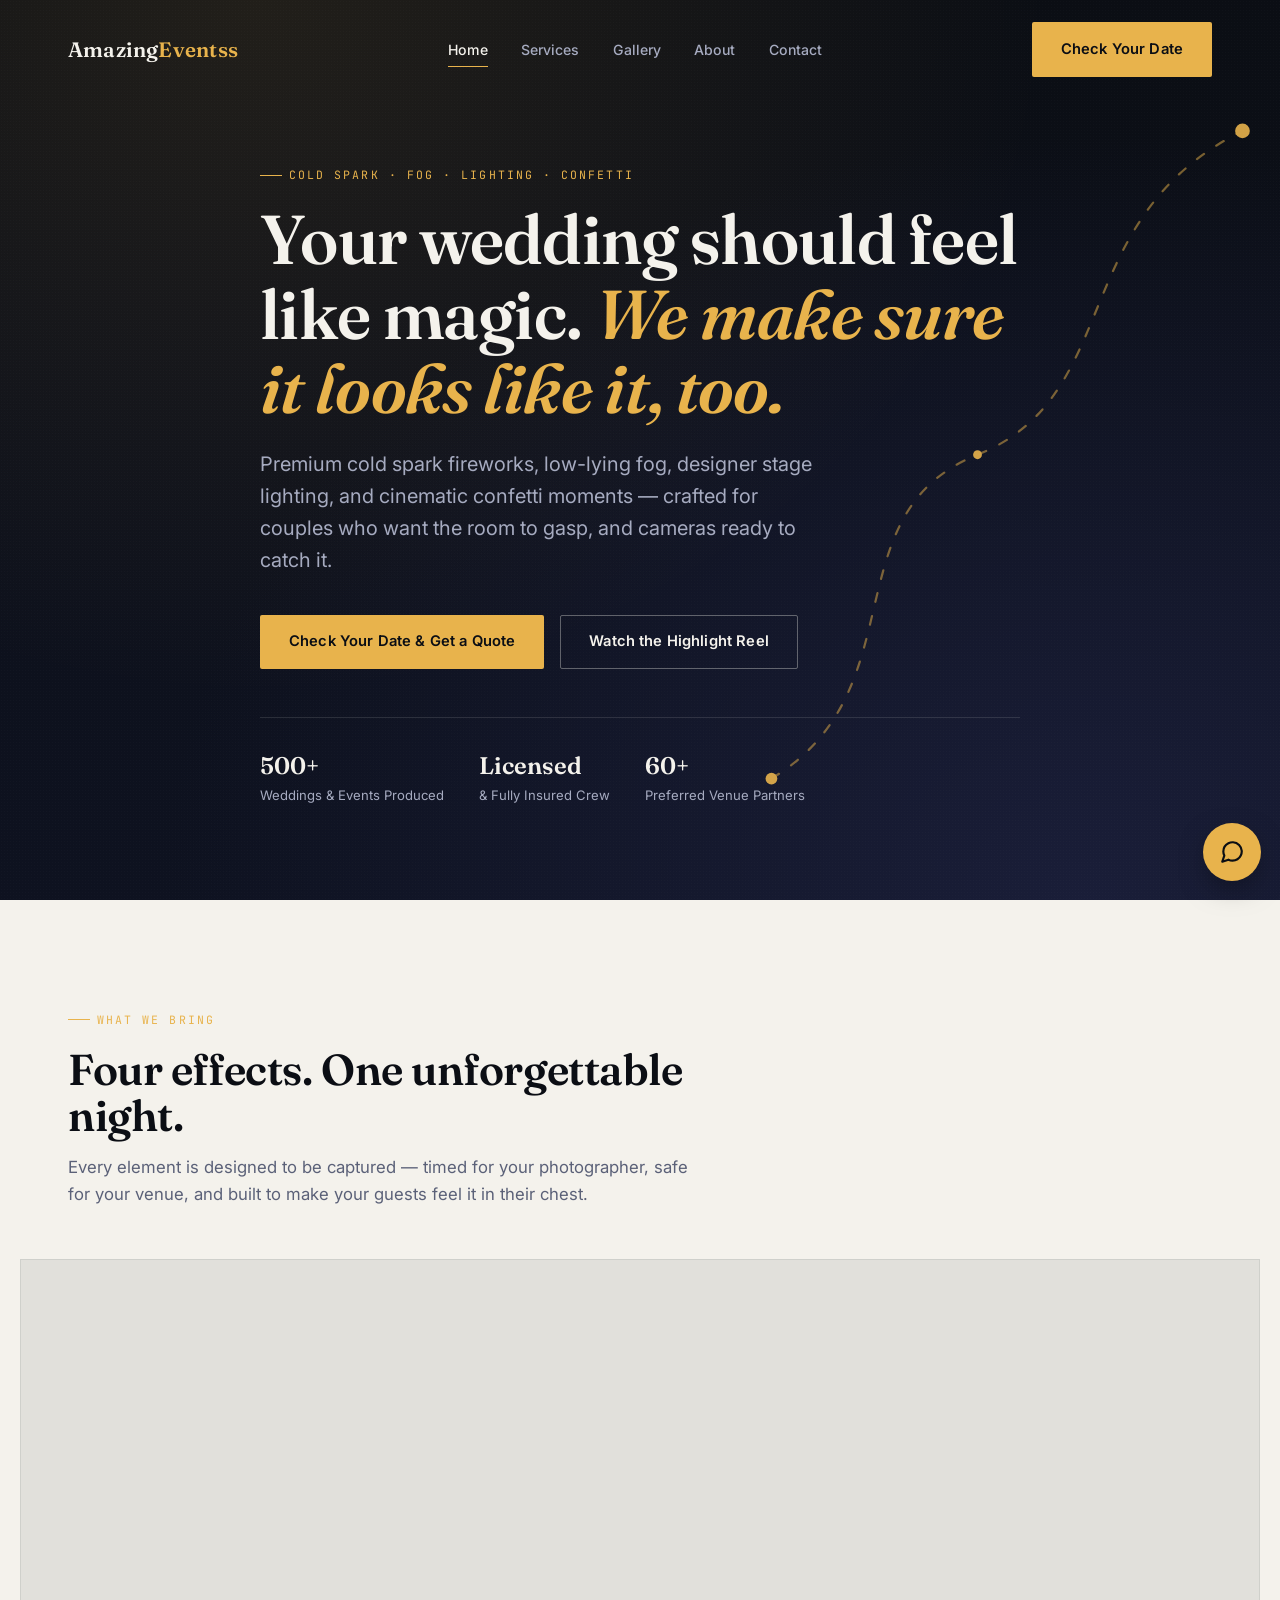
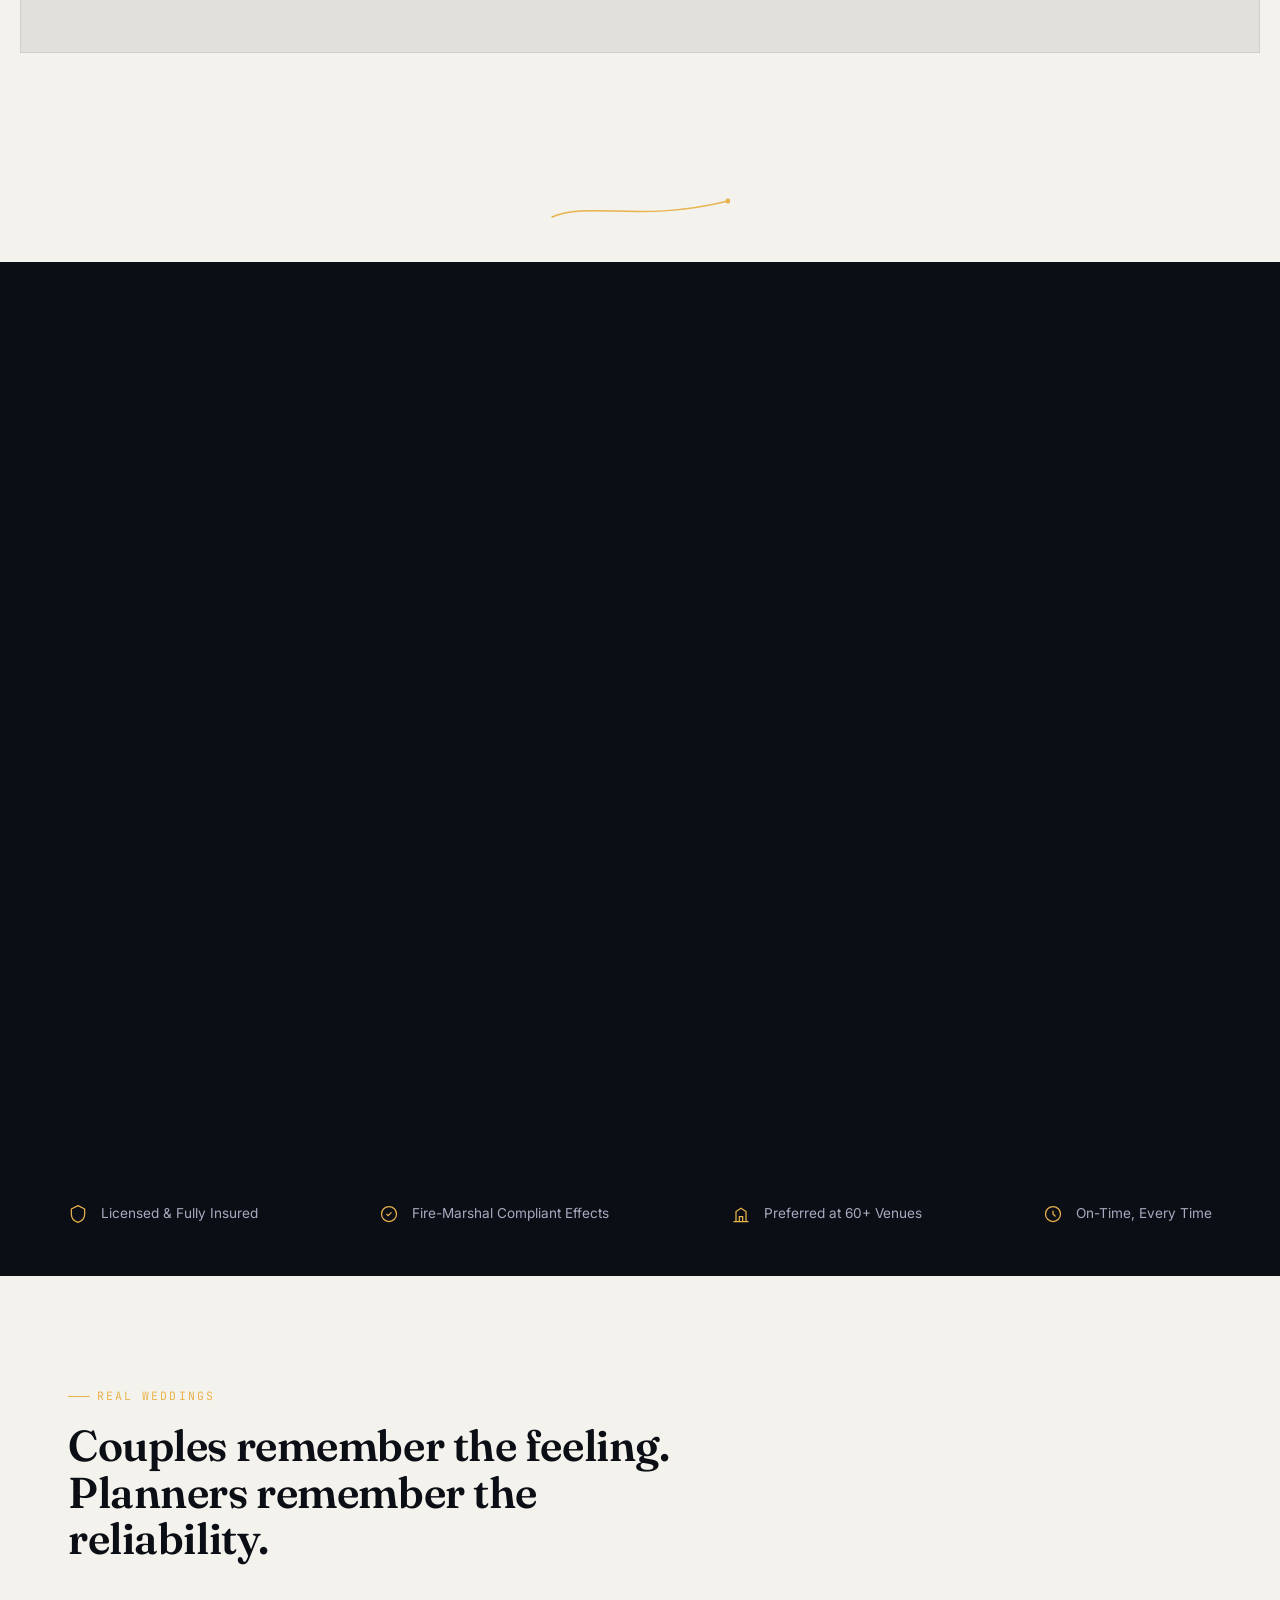
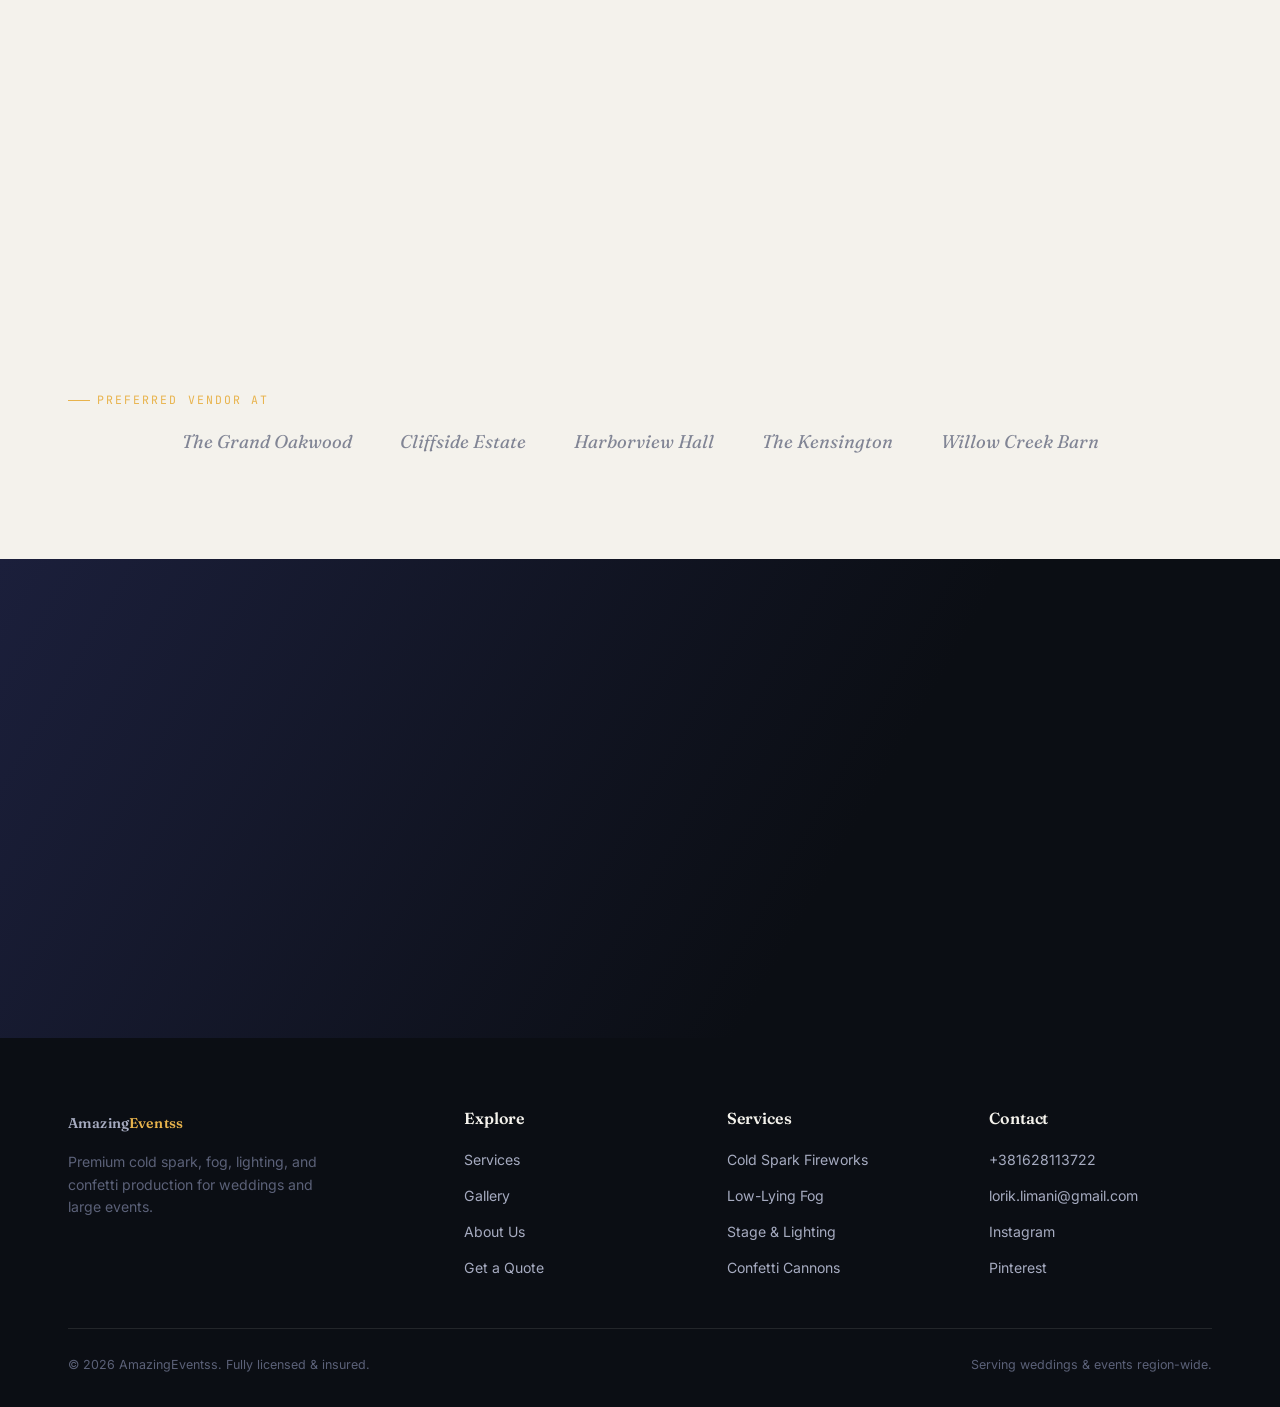
<file: index.html>
<!DOCTYPE html>
<html lang="en">
<head>
<meta charset="UTF-8">
<meta name="viewport" content="width=device-width, initial-scale=1.0">
<title>AmazingEventss — Premium Cold Spark, Fog &amp; Lighting for Weddings</title>
<meta name="description" content="Cold spark fireworks, low-lying fog, designer stage lighting, and confetti cannons for weddings and premium events. Licensed, insured, unforgettable.">

<!-- Fonts -->
<link rel="preconnect" href="https://fonts.googleapis.com">
<link href="https://fonts.googleapis.com/css2?family=Fraunces:ital,wght@0,500;0,600;1,500&family=Inter:wght@400;500;600;700&family=JetBrains+Mono:wght@400;500&display=swap" rel="stylesheet">

<!-- Bootstrap (grid + utilities only — visual design is custom) -->
<link href="https://cdn.jsdelivr.net/npm/bootstrap@5.3.3/dist/css/bootstrap.min.css" rel="stylesheet">

<!-- Site styles -->
<link rel="stylesheet" href="css/style.css">
</head>
<body>

<!-- =============================== NAVBAR =============================== -->
<nav class="ae-nav">
  <div class="container-wide">
    <a href="index.html" class="ae-brand">Amazing<span>Eventss</span></a>
    <ul class="ae-links" id="aeLinks">
      <li><a href="index.html" class="active">Home</a></li>
      <li><a href="services.html">Services</a></li>
      <li><a href="gallery.html">Gallery</a></li>
      <li><a href="about.html">About</a></li>
      <li><a href="contact.html">Contact</a></li>
    </ul>
    <div class="ae-nav-cta">
      <a href="contact.html" class="btn-spark d-none d-md-inline-flex">Check Your Date</a>
      <button class="ae-burger" id="aeBurger" aria-label="Toggle menu" aria-expanded="false">&#9776;</button>
    </div>
  </div>
</nav>

<!-- =============================== HERO =============================== -->
<header class="hero">
  <svg class="spark-trail" viewBox="0 0 400 500" xmlns="http://www.w3.org/2000/svg" aria-hidden="true">
    <path d="M20,480 C120,420 60,300 160,260 C260,220 220,100 340,40" />
    <circle class="ember" cx="20" cy="480" r="4"></circle>
    <circle class="ember" cx="160" cy="260" r="3" style="animation-delay:1.2s"></circle>
    <circle class="ember" cx="340" cy="40" r="5" style="animation-delay:2.4s"></circle>
  </svg>

  <div class="container-wide">
    <div class="hero-inner">
      <span class="eyebrow" id="heroEyebrow">Cold Spark · Fog · Lighting · Confetti</span>
      <h1><span id="heroHeadlineMain">Your wedding should feel like magic. </span><em id="heroHeadlineEmphasis">We make sure it looks like it, too.</em></h1>
      <p class="hero-sub" id="heroSubheadline">Premium cold spark fireworks, low-lying fog, designer stage lighting, and cinematic confetti moments — crafted for couples who want the room to gasp, and cameras ready to catch it.</p>
      <div class="hero-ctas">
        <a href="contact.html" class="btn-spark">Check Your Date &amp; Get a Quote</a>
        <a href="gallery.html" class="btn-ghost">Watch the Highlight Reel</a>
      </div>
      <div class="hero-trust">
        <div class="hero-trust-item"><strong id="statWeddings">500+</strong>Weddings &amp; Events Produced</div>
        <div class="hero-trust-item"><strong>Licensed</strong>&amp; Fully Insured Crew</div>
        <div class="hero-trust-item"><strong id="statVenues">60+</strong>Preferred Venue Partners</div>
      </div>
    </div>
  </div>
</header>

<!-- =============================== SERVICES TEASER =============================== -->
<section class="section-pad" id="services">
  <div class="container-wide">
    <div class="section-head">
      <span class="eyebrow">What We Bring</span>
      <h2>Four effects. One unforgettable night.</h2>
      <p>Every element is designed to be captured — timed for your photographer, safe for your venue, and built to make your guests feel it in their chest.</p>
    </div>
  </div>

  <div class="container-wide" style="padding:0;">
    <div class="svc-grid">

      <div class="svc-card reveal">
        <span class="num">01 / Sparkulars</span>
        <svg class="svc-icon" viewBox="0 0 24 24" fill="none" stroke="currentColor" stroke-width="1.5"><path d="M12 2v4M12 18v4M4.9 4.9l2.8 2.8M16.3 16.3l2.8 2.8M2 12h4M18 12h4M4.9 19.1l2.8-2.8M16.3 7.7l2.8-2.8" stroke-linecap="round"/></svg>
        <h3>Cold Spark Fireworks</h3>
        <p>Flame-free, smoke-free fountains of light for your grand exit or first dance — safe indoors, dramatic everywhere.</p>
        <a href="services.html#sparkulars" class="svc-link">See it in motion →</a>
      </div>

      <div class="svc-card reveal">
        <span class="num">02 / Dancing on the Clouds</span>
        <svg class="svc-icon" viewBox="0 0 24 24" fill="none" stroke="currentColor" stroke-width="1.5"><path d="M6 17a4 4 0 010-8 5 5 0 019.6-1.5A4.5 4.5 0 0118.5 17H6z" stroke-linecap="round" stroke-linejoin="round"/></svg>
        <h3>Low-Lying Fog</h3>
        <p>A rolling carpet of cloud across your dancefloor or lawn — your first dance, but floating.</p>
        <a href="services.html#fog" class="svc-link">See it in motion →</a>
      </div>

      <div class="svc-card reveal">
        <span class="num">03 / Stagecraft</span>
        <svg class="svc-icon" viewBox="0 0 24 24" fill="none" stroke="currentColor" stroke-width="1.5"><path d="M4 20V10l8-6 8 6v10M9 20v-6h6v6" stroke-linecap="round" stroke-linejoin="round"/></svg>
        <h3>Stage &amp; Dancefloor Lighting</h3>
        <p>Uplighting, monograms, and moving heads — designed to transform any venue into your venue.</p>
        <a href="services.html#lighting" class="svc-link">See it in motion →</a>
      </div>

      <div class="svc-card reveal">
        <span class="num">04 / Grand Finale</span>
        <svg class="svc-icon" viewBox="0 0 24 24" fill="none" stroke="currentColor" stroke-width="1.5"><circle cx="12" cy="12" r="1.4"/><circle cx="6" cy="7" r="1.2"/><circle cx="18" cy="8" r="1"/><circle cx="16" cy="17" r="1.3"/><circle cx="7" cy="16" r="1"/></svg>
        <h3>Confetti &amp; FX Cannons</h3>
        <p>The freeze-frame moment — a burst of color timed perfectly to your recessional or first kiss.</p>
        <a href="services.html#confetti" class="svc-link">See it in motion →</a>
      </div>

    </div>
  </div>
</section>

<div class="spark-divider" aria-hidden="true">
  <svg viewBox="0 0 180 24"><path d="M2,20 C40,4 90,26 178,4"/><circle cx="178" cy="4" r="2.5"/></svg>
</div>

<!-- =============================== FEATURE QUOTE / VIDEO MOMENT =============================== -->
<section class="on-dark section-pad">
  <div class="container-wide">
    <div class="row align-items-center g-5">
      <div class="col-lg-6 reveal center">
    <div class="media-frame reveal">
      <img src="images/img2.jpg" alt="Cold spark exit with low fog at a wedding reception">
    </div>
      </div>
      <div class="col-lg-6 reveal">
        <span class="eyebrow">The Moment</span>
        <h2 class="font-display" style="font-size:clamp(1.8rem,3vw,2.4rem); font-style:italic;">"There's a two-second window where every phone in the room comes up at once. That's the moment we build for."</h2>
        <p style="color:var(--stone); margin-top:1.4rem;">Our team designs every effect around your timeline — walking down the aisle, first dance, last song — so the biggest visual moment of the night lands exactly when your photographer and guests are ready for it.</p>
      </div>
    </div>
  </div>
</section>

<!-- =============================== TRUST STRIP =============================== -->
<section class="trust-strip">
  <div class="container-wide">
    <div class="trust-item"><svg viewBox="0 0 24 24" fill="none" stroke="currentColor" stroke-width="1.5"><path d="M12 2l8 4v6c0 5-3.5 8.5-8 10-4.5-1.5-8-5-8-10V6l8-4z" stroke-linejoin="round"/></svg>Licensed &amp; Fully Insured</div>
    <div class="trust-item"><svg viewBox="0 0 24 24" fill="none" stroke="currentColor" stroke-width="1.5"><path d="M9 12l2 2 4-4M21 12a9 9 0 11-18 0 9 9 0 0118 0z"/></svg>Fire-Marshal Compliant Effects</div>
    <div class="trust-item"><svg viewBox="0 0 24 24" fill="none" stroke="currentColor" stroke-width="1.5"><path d="M3 21h18M6 21V9l6-4 6 4v12M10 21v-6h4v6"/></svg>Preferred at 60+ Venues</div>
    <div class="trust-item"><svg viewBox="0 0 24 24" fill="none" stroke="currentColor" stroke-width="1.5"><path d="M12 8v4l3 3M21 12a9 9 0 11-18 0 9 9 0 0118 0z"/></svg>On-Time, Every Time</div>
  </div>
</section>

<!-- =============================== TESTIMONIALS =============================== -->
<section class="section-pad">
  <div class="container-wide">
    <div class="section-head">
      <span class="eyebrow">Real Weddings</span>
      <h2>Couples remember the feeling. Planners remember the reliability.</h2>
    </div>
    <div class="row g-4" id="testimonialsRow">
      <!-- Populated from data/testimonials.json via js/script.js — edit content in /admin -->
      <div class="col-md-4 reveal">
        <div class="testi-card">
          <p class="quote">"Our guests are still talking about the fog rolling across the dancefloor. It looked like something out of a film."</p>
          <div class="testi-name">Elena &amp; Marcus</div>
          <div class="testi-role">Married at The Grand Oakwood, June 2026</div>
        </div>
      </div>
    </div>
  </div>
</section>

<!-- =============================== VENUE LOGOS =============================== -->
<section class="section-pad" style="padding-top:0;">
  <div class="container-wide">
    <p class="eyebrow" style="justify-content:center;">Preferred Vendor At</p>
    <div class="logo-strip" id="venuePartners">
      <span>The Grand Oakwood</span>
      <span>Cliffside Estate</span>
      <span>Harborview Hall</span>
      <span>The Kensington</span>
      <span>Willow Creek Barn</span>
    </div>
  </div>
</section>

<!-- =============================== FINAL CTA =============================== -->
<section class="cta-banner">
  <div class="container-wide">
    <div class="row g-5 align-items-center">
      <div class="col-lg-6 reveal">
        <span class="eyebrow">Dates Book Fast</span>
        <h2>Let's find out if we're free on your date.</h2>
        <p style="color:var(--stone); margin-top:1rem; max-width:460px;">We take on a limited number of weddings each weekend to make sure every event gets our full production team. Tell us your date and we'll confirm availability within one business day.</p>
      </div>
      <div class="col-lg-6 reveal">
        <form class="mini-form" onsubmit="event.preventDefault(); window.location.href='contact.html';">
          <div>
            <label for="mfDate">Event date</label>
            <input class="form-control" type="date" id="mfDate" required>
          </div>
          <div>
            <label for="mfType">Event type</label>
            <select class="form-select" id="mfType">
              <option>Wedding</option>
              <option>Corporate Event</option>
              <option>Private Party</option>
              <option>Other</option>
            </select>
          </div>
          <button class="btn-spark" type="submit">Continue to Quote →</button>
        </form>
      </div>
    </div>
  </div>
</section>

<!-- =============================== FOOTER =============================== -->
<footer class="ae-footer">
  <div class="container-wide">
    <div class="footer-cols">
      <div>
        <a href="index.html" class="ae-brand" style="display:inline-block; margin-bottom:1rem;">Amazing<span>Eventss</span></a>
        <p style="max-width:280px; font-size:.88rem;">Premium cold spark, fog, lighting, and confetti production for weddings and large events.</p>
      </div>
      <div>
        <h4>Explore</h4>
        <ul>
          <li><a href="services.html">Services</a></li>
          <li><a href="gallery.html">Gallery</a></li>
          <li><a href="about.html">About Us</a></li>
          <li><a href="contact.html">Get a Quote</a></li>
        </ul>
      </div>
      <div>
        <h4>Services</h4>
        <ul>
          <li><a href="services.html#sparkulars">Cold Spark Fireworks</a></li>
          <li><a href="services.html#fog">Low-Lying Fog</a></li>
          <li><a href="services.html#lighting">Stage &amp; Lighting</a></li>
          <li><a href="services.html#confetti">Confetti Cannons</a></li>
        </ul>
      </div>
      <div>
        <h4>Contact</h4>
        <ul>
          <li><a href="tel:+381628113722" data-site="phone-link"><span data-site="phone-text">+381628113722</span></a></li>
          <li><a href="mailto:lorik.limani@gmail.com" data-site="email-link"><span data-site="email-text">lorik.limani@gmail.com</span></a></li>
          <li><a href="#" data-site="instagram-link">Instagram</a></li>
          <li><a href="#" data-site="pinterest-link">Pinterest</a></li>
        </ul>
      </div>
    </div>
    <div class="footer-bottom">
      <span>© 2026 AmazingEventss. Fully licensed &amp; insured.</span>
      <span>Serving weddings &amp; events region-wide.</span>
    </div>
  </div>
</footer>

<!-- Sticky mobile CTA -->
<div class="sticky-cta">
  <span>Ready to make it magic?</span>
  <a href="contact.html" class="btn-spark">Get a Quote</a>
</div>

<!-- ============ AI CHAT WIDGET ============ -->
<div class="chat-widget" id="chatWidget">
  <button class="chat-toggle" id="chatToggle" aria-label="Open chat">
    <svg class="icon-chat" viewBox="0 0 24 24" fill="none" stroke="currentColor" stroke-width="2"><path d="M21 11.5a8.38 8.38 0 01-.9 3.8 8.5 8.5 0 01-7.6 4.7 8.38 8.38 0 01-3.8-.9L3 21l1.9-5.7a8.38 8.38 0 01-.9-3.8 8.5 8.5 0 014.7-7.6 8.38 8.38 0 013.8-.9h.5a8.48 8.48 0 018 8v.5z" stroke-linecap="round" stroke-linejoin="round"/></svg>
    <svg class="icon-close" viewBox="0 0 24 24" fill="none" stroke="currentColor" stroke-width="2"><path d="M18 6L6 18M6 6l12 12" stroke-linecap="round" stroke-linejoin="round"/></svg>
  </button>
  <div class="chat-panel" id="chatPanel">
    <div class="chat-header">
      <div>
        <strong>AmazingEventss</strong>
        <span>Ask us about our effects</span>
      </div>
      <button class="chat-close" id="chatClose" aria-label="Close chat">&times;</button>
    </div>
    <div class="chat-messages" id="chatMessages"></div>
    <form class="chat-input-row" id="chatForm">
      <input type="text" id="chatInput" placeholder="Type your question..." autocomplete="off" maxlength="500">
      <button type="submit" class="chat-send" aria-label="Send">&rarr;</button>
    </form>
  </div>
</div>

<script src="https://cdn.jsdelivr.net/npm/bootstrap@5.3.3/dist/js/bootstrap.bundle.min.js"></script>
<script src="js/script.js"></script>
<script src="js/chatbot.js"></script>
</body>
</html>
</file>
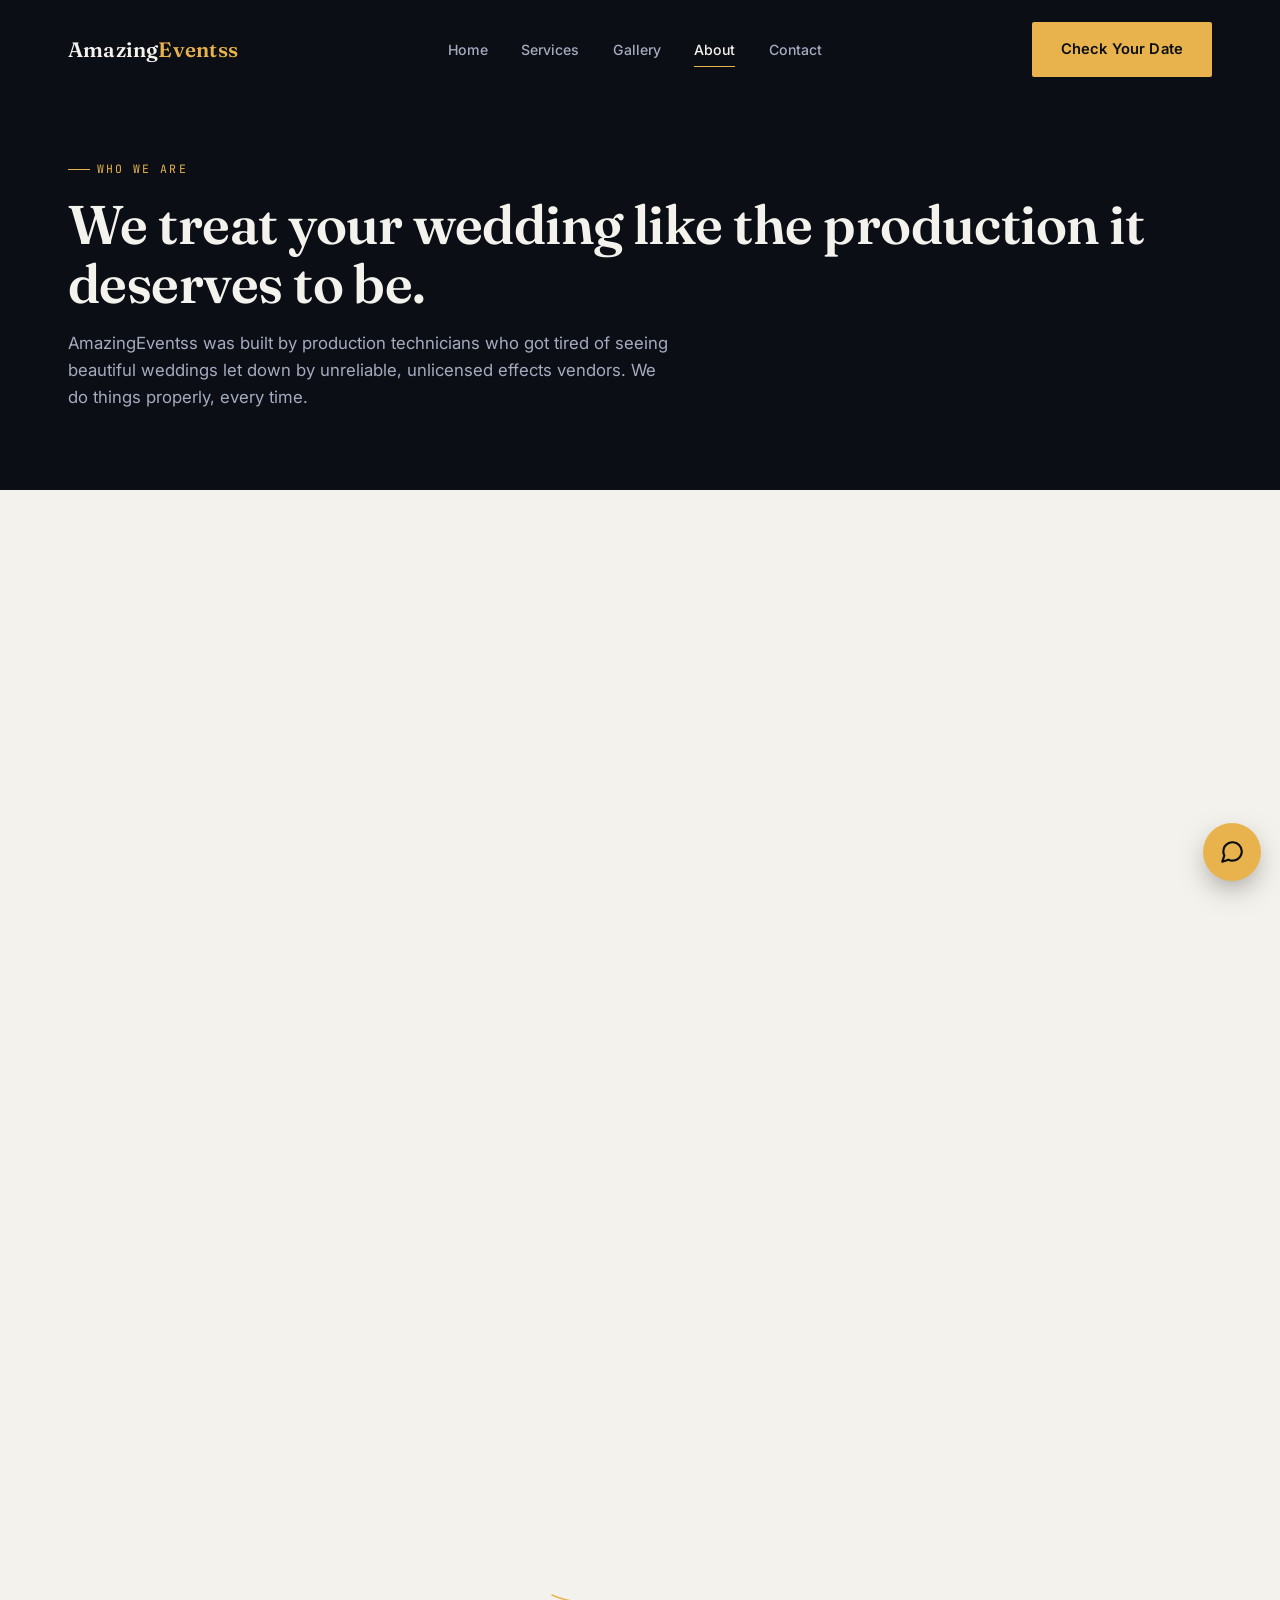
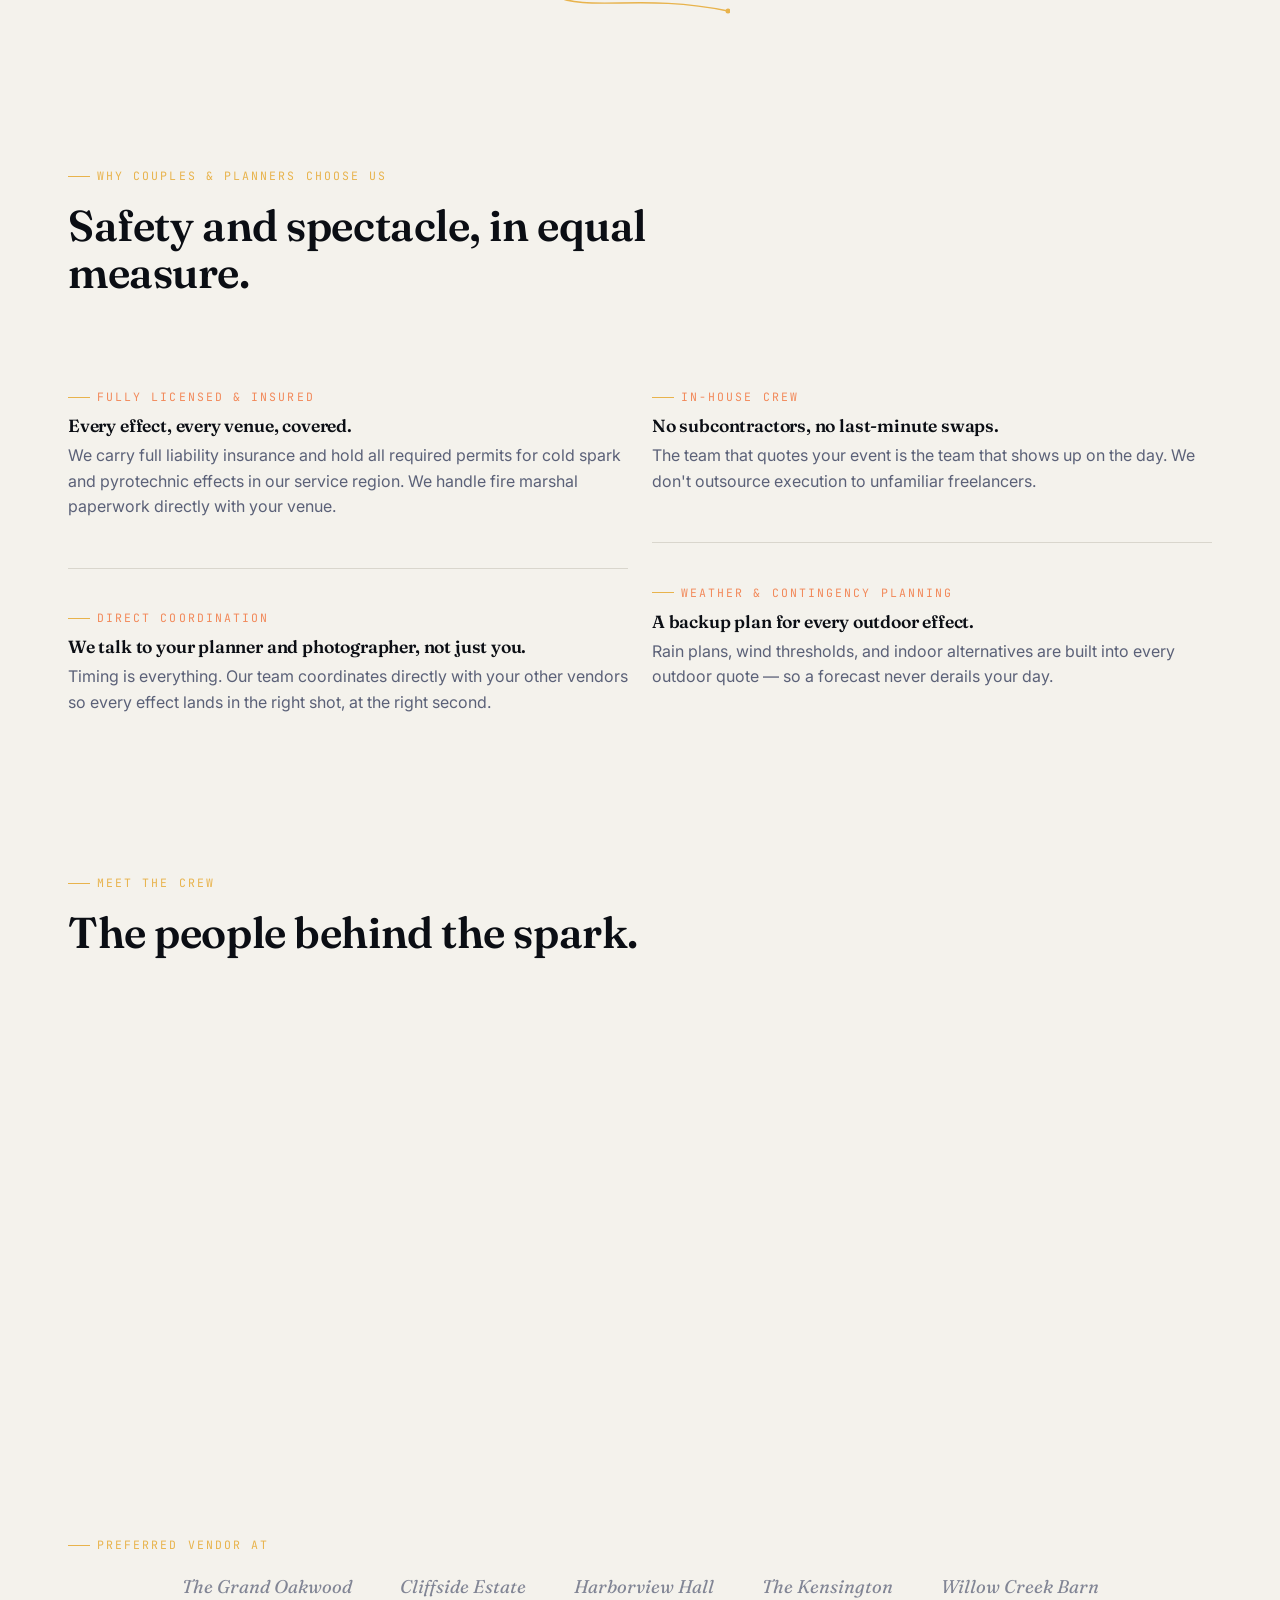
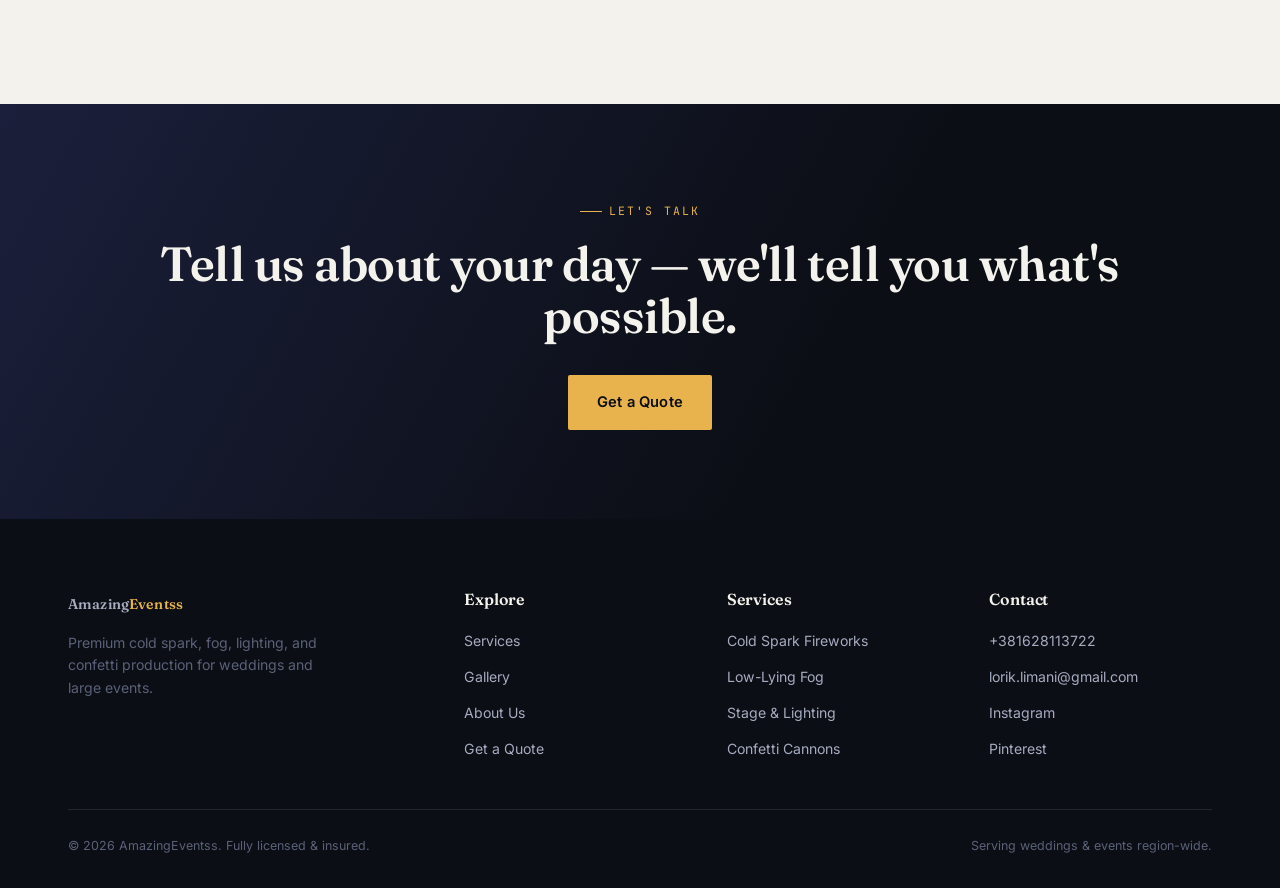
<file: about.html>
<!DOCTYPE html>
<html lang="en">
<head>
<meta charset="UTF-8">
<meta name="viewport" content="width=device-width, initial-scale=1.0">
<title>About Us — Licensed, Insured &amp; Experienced | AmazingEventss</title>
<meta name="description" content="Meet the team behind AmazingEventss — licensed and insured specialists in cold spark, fog, lighting, and confetti effects for weddings and events.">

<link rel="preconnect" href="https://fonts.googleapis.com">
<link href="https://fonts.googleapis.com/css2?family=Fraunces:ital,wght@0,500;0,600;1,500&family=Inter:wght@400;500;600;700&family=JetBrains+Mono:wght@400;500&display=swap" rel="stylesheet">
<link href="https://cdn.jsdelivr.net/npm/bootstrap@5.3.3/dist/css/bootstrap.min.css" rel="stylesheet">
<link rel="stylesheet" href="css/style.css">
</head>
<body>

<nav class="ae-nav">
  <div class="container-wide">
    <a href="index.html" class="ae-brand">Amazing<span>Eventss</span></a>
    <ul class="ae-links" id="aeLinks">
      <li><a href="index.html">Home</a></li>
      <li><a href="services.html">Services</a></li>
      <li><a href="gallery.html">Gallery</a></li>
      <li><a href="about.html" class="active">About</a></li>
      <li><a href="contact.html">Contact</a></li>
    </ul>
    <div class="ae-nav-cta">
      <a href="contact.html" class="btn-spark d-none d-md-inline-flex">Check Your Date</a>
      <button class="ae-burger" id="aeBurger" aria-label="Toggle menu" aria-expanded="false">&#9776;</button>
    </div>
  </div>
</nav>

<header class="page-header">
  <div class="container-wide">
    <span class="eyebrow">Who We Are</span>
    <h1>We treat your wedding like the production it deserves to be.</h1>
    <p>AmazingEventss was built by production technicians who got tired of seeing beautiful weddings let down by unreliable, unlicensed effects vendors. We do things properly, every time.</p>
  </div>
</header>

<!-- =============================== STORY =============================== -->
<section class="section-pad">
  <div class="container-wide">
    <div class="feature-row">
      <div class="feature-media reveal">
        <div class="media-frame">
          <span class="media-tag">Our Crew</span>
          <div class="media-caption">Replace with: candid photo of your team rigging lighting or fog equipment on-site.</div>
        </div>
      </div>
      <div class="reveal">
        <span class="eyebrow">Our Story</span>
        <h2>From stage production to the biggest day of your life.</h2>
        <p>AmazingEventss started with a simple frustration: couples were paying premium prices for effects vendors who showed up late, skipped venue paperwork, or delivered a fraction of what was promised. We came from concert and theatrical production — where a missed cue isn't an option — and brought that discipline to weddings and private events.</p>
        <p style="margin-top:1rem;">Today, our team designs, permits, and operates every effect in-house. No subcontractors, no surprises — just the same crew from your first consultation to your last spark.</p>
      </div>
    </div>
  </div>
</section>

<div class="spark-divider" aria-hidden="true">
  <svg viewBox="0 0 180 24"><path d="M2,4 C40,22 90,2 178,20"/><circle cx="178" cy="20" r="2.5"/></svg>
</div>

<!-- =============================== VALUES =============================== -->
<section class="section-pad">
  <div class="container-wide">
    <div class="section-head">
      <span class="eyebrow">Why Couples &amp; Planners Choose Us</span>
      <h2>Safety and spectacle, in equal measure.</h2>
    </div>
    <div class="row">
      <div class="col-md-6">
        <div class="value-card">
          <span class="eyebrow">Fully Licensed &amp; Insured</span>
          <h3 style="font-size:1.1rem;">Every effect, every venue, covered.</h3>
          <p>We carry full liability insurance and hold all required permits for cold spark and pyrotechnic effects in our service region. We handle fire marshal paperwork directly with your venue.</p>
        </div>
        <div class="value-card">
          <span class="eyebrow">Direct Coordination</span>
          <h3 style="font-size:1.1rem;">We talk to your planner and photographer, not just you.</h3>
          <p>Timing is everything. Our team coordinates directly with your other vendors so every effect lands in the right shot, at the right second.</p>
        </div>
      </div>
      <div class="col-md-6">
        <div class="value-card">
          <span class="eyebrow">In-House Crew</span>
          <h3 style="font-size:1.1rem;">No subcontractors, no last-minute swaps.</h3>
          <p>The team that quotes your event is the team that shows up on the day. We don't outsource execution to unfamiliar freelancers.</p>
        </div>
        <div class="value-card">
          <span class="eyebrow">Weather &amp; Contingency Planning</span>
          <h3 style="font-size:1.1rem;">A backup plan for every outdoor effect.</h3>
          <p>Rain plans, wind thresholds, and indoor alternatives are built into every outdoor quote — so a forecast never derails your day.</p>
        </div>
      </div>
    </div>
  </div>
</section>

<!-- =============================== TEAM =============================== -->
<section class="section-pad" style="padding-top:0;">
  <div class="container-wide">
    <div class="section-head">
      <span class="eyebrow">Meet the Crew</span>
      <h2>The people behind the spark.</h2>
    </div>
    <div class="team-grid">
      <div class="team-card reveal">
        <div class="media-frame"><span class="media-tag">Photo</span></div>
        <h4>Founder &amp; Lead Producer</h4>
        <span>15+ years in live production</span>
      </div>
      <div class="team-card reveal">
        <div class="media-frame"><span class="media-tag">Photo</span></div>
        <h4>Pyrotechnics Lead</h4>
        <span>Licensed cold spark operator</span>
      </div>
      <div class="team-card reveal">
        <div class="media-frame"><span class="media-tag">Photo</span></div>
        <h4>Lighting Designer</h4>
        <span>Concert &amp; stage lighting background</span>
      </div>
      <div class="team-card reveal">
        <div class="media-frame"><span class="media-tag">Photo</span></div>
        <h4>Client Experience Lead</h4>
        <span>Your point of contact, start to finish</span>
      </div>
    </div>
  </div>
</section>

<!-- =============================== VENUE PARTNERS =============================== -->
<section class="section-pad" style="padding-top:0;">
  <div class="container-wide">
    <p class="eyebrow" style="justify-content:center;">Preferred Vendor At</p>
    <div class="logo-strip">
      <span>The Grand Oakwood</span>
      <span>Cliffside Estate</span>
      <span>Harborview Hall</span>
      <span>The Kensington</span>
      <span>Willow Creek Barn</span>
    </div>
  </div>
</section>

<section class="cta-banner">
  <div class="container-wide text-center">
    <span class="eyebrow" style="justify-content:center;">Let's Talk</span>
    <h2 style="max-width:none;">Tell us about your day — we'll tell you what's possible.</h2>
    <a href="contact.html" class="btn-spark" style="margin-top:1.6rem;">Get a Quote</a>
  </div>
</section>

<footer class="ae-footer">
  <div class="container-wide">
    <div class="footer-cols">
      <div>
        <a href="index.html" class="ae-brand" style="display:inline-block; margin-bottom:1rem;">Amazing<span>Eventss</span></a>
        <p style="max-width:280px; font-size:.88rem;">Premium cold spark, fog, lighting, and confetti production for weddings and large events.</p>
      </div>
      <div>
        <h4>Explore</h4>
        <ul>
          <li><a href="services.html">Services</a></li>
          <li><a href="gallery.html">Gallery</a></li>
          <li><a href="about.html">About Us</a></li>
          <li><a href="contact.html">Get a Quote</a></li>
        </ul>
      </div>
      <div>
        <h4>Services</h4>
        <ul>
          <li><a href="services.html#sparkulars">Cold Spark Fireworks</a></li>
          <li><a href="services.html#fog">Low-Lying Fog</a></li>
          <li><a href="services.html#lighting">Stage &amp; Lighting</a></li>
          <li><a href="services.html#confetti">Confetti Cannons</a></li>
        </ul>
      </div>
      <div>
        <h4>Contact</h4>
        <ul>
          <li><a href="tel:+381628113722" data-site="phone-link"><span data-site="phone-text">+381628113722</span></a></li>
          <li><a href="mailto:lorik.limani@gmail.com" data-site="email-link"><span data-site="email-text">lorik.limani@gmail.com</span></a></li>
          <li><a href="#" data-site="instagram-link">Instagram</a></li>
          <li><a href="#" data-site="pinterest-link">Pinterest</a></li>
        </ul>
      </div>
    </div>
    <div class="footer-bottom">
      <span>© 2026 AmazingEventss. Fully licensed &amp; insured.</span>
      <span>Serving weddings &amp; events region-wide.</span>
    </div>
  </div>
</footer>

<div class="sticky-cta">
  <span>Ready to make it magic?</span>
  <a href="contact.html" class="btn-spark">Get a Quote</a>
</div>

<!-- ============ AI CHAT WIDGET ============ -->
<div class="chat-widget" id="chatWidget">
  <button class="chat-toggle" id="chatToggle" aria-label="Open chat">
    <svg class="icon-chat" viewBox="0 0 24 24" fill="none" stroke="currentColor" stroke-width="2"><path d="M21 11.5a8.38 8.38 0 01-.9 3.8 8.5 8.5 0 01-7.6 4.7 8.38 8.38 0 01-3.8-.9L3 21l1.9-5.7a8.38 8.38 0 01-.9-3.8 8.5 8.5 0 014.7-7.6 8.38 8.38 0 013.8-.9h.5a8.48 8.48 0 018 8v.5z" stroke-linecap="round" stroke-linejoin="round"/></svg>
    <svg class="icon-close" viewBox="0 0 24 24" fill="none" stroke="currentColor" stroke-width="2"><path d="M18 6L6 18M6 6l12 12" stroke-linecap="round" stroke-linejoin="round"/></svg>
  </button>
  <div class="chat-panel" id="chatPanel">
    <div class="chat-header">
      <div>
        <strong>AmazingEventss</strong>
        <span>Ask us about our effects</span>
      </div>
      <button class="chat-close" id="chatClose" aria-label="Close chat">&times;</button>
    </div>
    <div class="chat-messages" id="chatMessages"></div>
    <form class="chat-input-row" id="chatForm">
      <input type="text" id="chatInput" placeholder="Type your question..." autocomplete="off" maxlength="500">
      <button type="submit" class="chat-send" aria-label="Send">&rarr;</button>
    </form>
  </div>
</div>

<script src="https://cdn.jsdelivr.net/npm/bootstrap@5.3.3/dist/js/bootstrap.bundle.min.js"></script>
<script src="js/script.js"></script>
<script src="js/chatbot.js"></script>
</body>
</html>
</file>
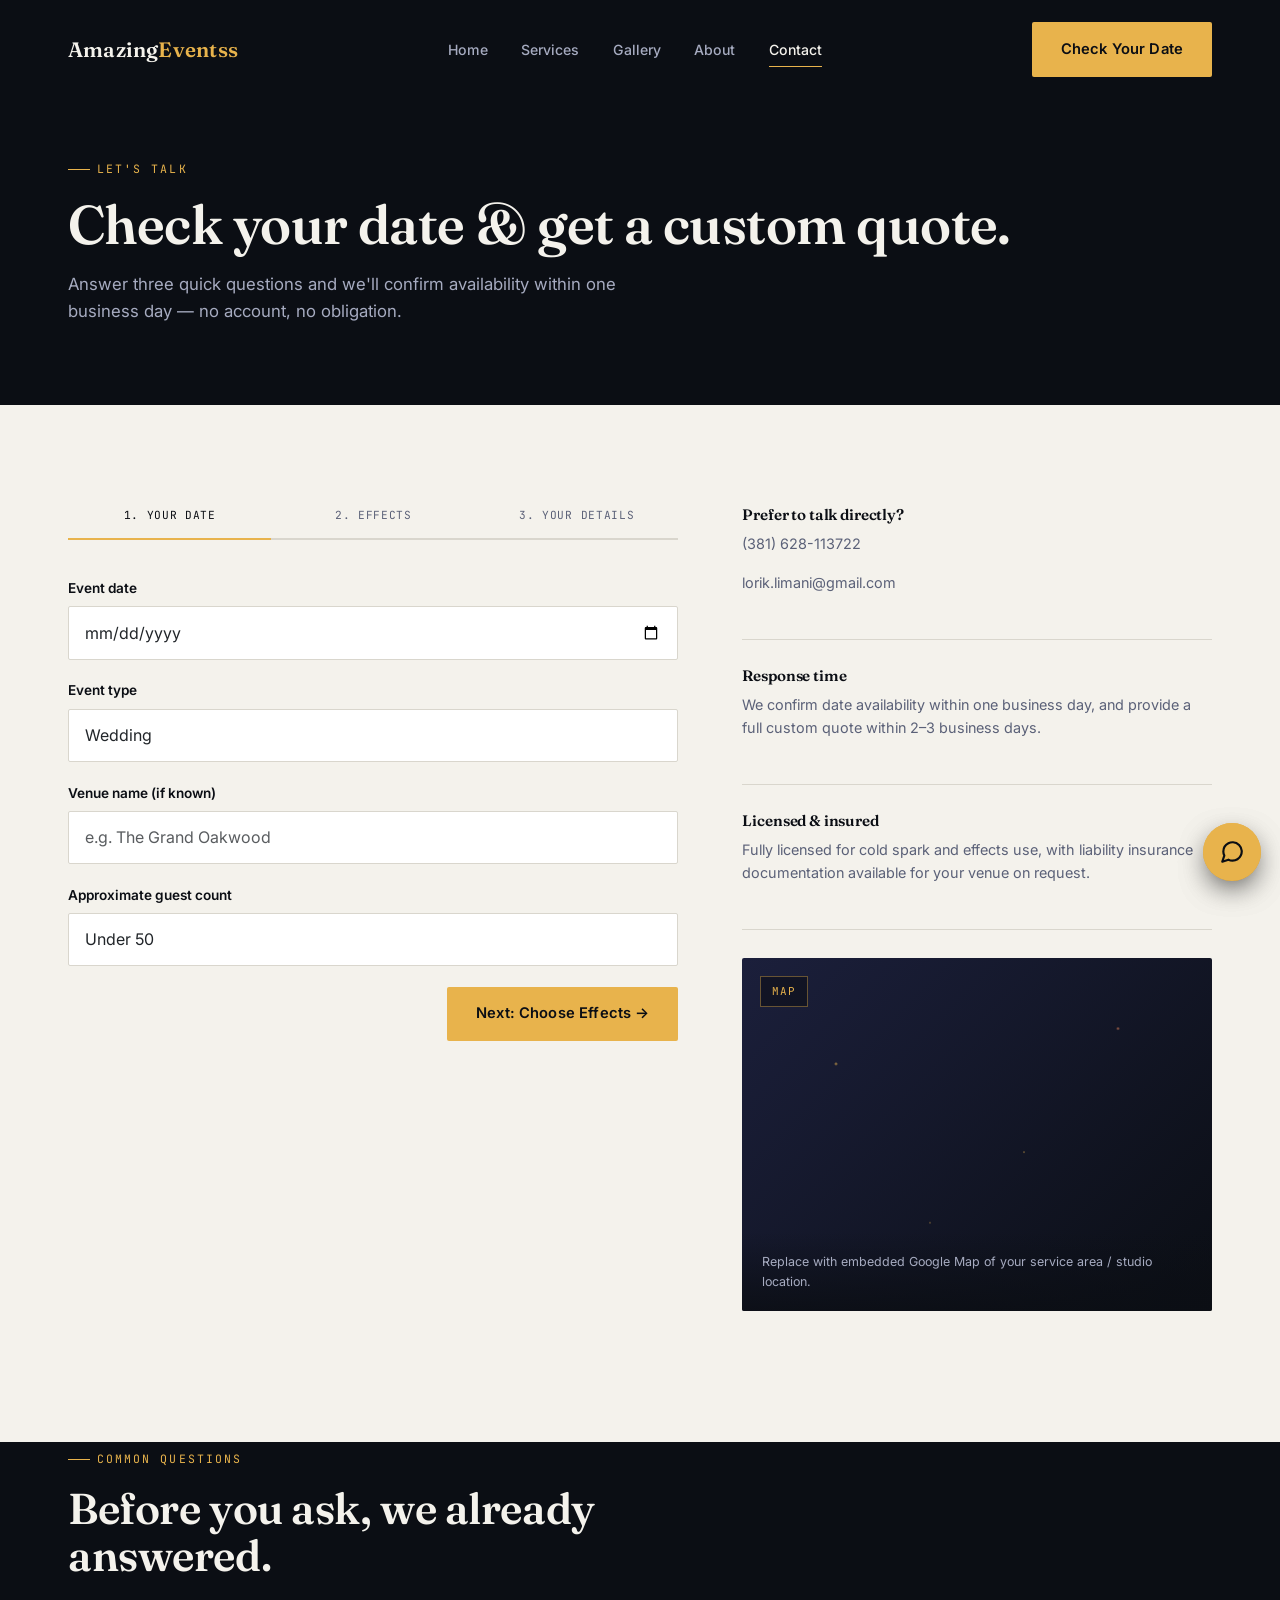
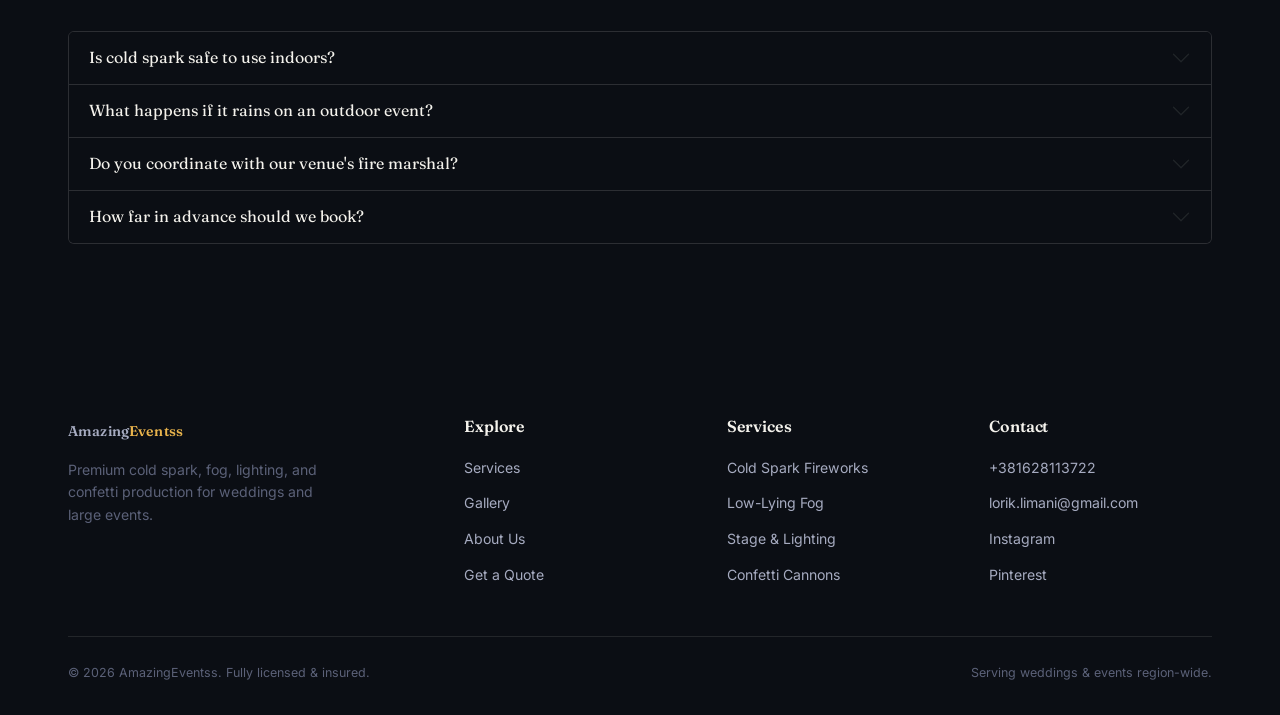
<file: contact.html>
<!DOCTYPE html>
<html lang="en">
<head>
<meta charset="UTF-8">
<meta name="viewport" content="width=device-width, initial-scale=1.0">
<title>Get a Quote — Check Your Date | AmazingEventss</title>
<meta name="description" content="Request a custom quote for cold spark fireworks, low-lying fog, lighting, or confetti cannons at your wedding or event.">

<link rel="preconnect" href="https://fonts.googleapis.com">
<link href="https://fonts.googleapis.com/css2?family=Fraunces:ital,wght@0,500;0,600;1,500&family=Inter:wght@400;500;600;700&family=JetBrains+Mono:wght@400;500&display=swap" rel="stylesheet">
<link href="https://cdn.jsdelivr.net/npm/bootstrap@5.3.3/dist/css/bootstrap.min.css" rel="stylesheet">
<link rel="stylesheet" href="css/style.css">
</head>
<body>

<nav class="ae-nav">
  <div class="container-wide">
    <a href="index.html" class="ae-brand">Amazing<span>Eventss</span></a>
    <ul class="ae-links" id="aeLinks">
      <li><a href="index.html">Home</a></li>
      <li><a href="services.html">Services</a></li>
      <li><a href="gallery.html">Gallery</a></li>
      <li><a href="about.html">About</a></li>
      <li><a href="contact.html" class="active">Contact</a></li>
    </ul>
    <div class="ae-nav-cta">
      <a href="contact.html" class="btn-spark d-none d-md-inline-flex">Check Your Date</a>
      <button class="ae-burger" id="aeBurger" aria-label="Toggle menu" aria-expanded="false">&#9776;</button>
    </div>
  </div>
</nav>

<header class="page-header">
  <div class="container-wide">
    <span class="eyebrow">Let's Talk</span>
    <h1>Check your date &amp; get a custom quote.</h1>
    <p>Answer three quick questions and we'll confirm availability within one business day — no account, no obligation.</p>
  </div>
</header>

<section class="section-pad">
  <div class="container-wide">
    <div class="contact-wrap">

      <!-- ============ MULTI-STEP FORM ============ -->
      <div>
        <div class="step-tracker">
          <div class="active">1. Your Date</div>
          <div>2. Effects</div>
          <div>3. Your Details</div>
        </div>

        <form id="quoteForm" class="big-form" novalidate
              name="quote-request" method="POST" data-netlify="true" netlify-honeypot="bot-field">
          <!-- Required so Netlify's build-time form scanner detects this form -->
          <input type="hidden" name="form-name" value="quote-request">
          <!-- Honeypot spam trap — real visitors never see or fill this in -->
          <p style="position:absolute; left:-9999px;">
            <label>Don't fill this out if you're human: <input name="bot-field"></label>
          </p>

          <!-- STEP 1 -->
          <div class="form-step is-active">
            <label for="eventDate">Event date</label>
            <input class="form-control" type="date" id="eventDate" name="event_date" required>

            <label for="eventType">Event type</label>
            <select class="form-select" id="eventType" name="event_type">
              <option>Wedding</option>
              <option>Corporate Event</option>
              <option>Private Party</option>
              <option>Other</option>
            </select>

            <label for="venueName">Venue name (if known)</label>
            <input class="form-control" type="text" id="venueName" name="venue_name" placeholder="e.g. The Grand Oakwood">

            <label for="guestCount">Approximate guest count</label>
            <select class="form-select" id="guestCount" name="guest_count">
              <option>Under 50</option>
              <option>50–100</option>
              <option>100–200</option>
              <option>200+</option>
            </select>

            <div class="form-nav">
              <span></span>
              <button type="button" class="btn-spark" data-next>Next: Choose Effects →</button>
            </div>
          </div>

          <!-- STEP 2 -->
          <div class="form-step">
            <label>Which effects are you interested in? <span style="font-weight:400; color:var(--stone-dark);">(select all that apply)</span></label>
            <div class="effect-grid">
              <div class="effect-check">
                <input type="checkbox" id="fxSpark" name="effects" value="Cold Spark Fireworks">
                <label for="fxSpark"><strong>Cold Spark Fireworks</strong><span>Sparkulars</span></label>
              </div>
              <div class="effect-check">
                <input type="checkbox" id="fxFog" name="effects" value="Low-Lying Fog">
                <label for="fxFog"><strong>Low-Lying Fog</strong><span>Dancing on the Clouds</span></label>
              </div>
              <div class="effect-check">
                <input type="checkbox" id="fxLight" name="effects" value="High-Performance 12-Tube Rotating Spark Machine">
                <label for="fxLight"><strong>12-Tube Rotating Spark Machineg</strong><span>High-Performance</span></label>
              </div>
              <div class="effect-check">
                <input type="checkbox" id="fxConfetti" name="effects" value="Full Packet">
                <label for="fxConfetti"><strong>Full Packet</strong><span>Recessional, finale</span></label>
              </div>
            </div>

            <label for="fxNotes">Anything else you'd like us to know?</label>
            <textarea class="form-control" id="fxNotes" name="notes" rows="3" placeholder="Tell us about your vision, key moments, or venue restrictions."></textarea>

            <div class="form-nav">
              <button type="button" class="btn-outline-mist" data-prev>← Back</button>
              <button type="button" class="btn-spark" data-next>Next: Your Details →</button>
            </div>
          </div>

          <!-- STEP 3 -->
          <div class="form-step">
            <label for="fullName">Full name</label>
            <input class="form-control" type="text" id="fullName" name="full_name" required>

            <label for="email">Email</label>
            <input class="form-control" type="email" id="email" name="email" required>

            <label for="phone">Phone number</label>
            <input class="form-control" type="tel" id="phone" name="phone">

            <div class="form-nav">
              <button type="button" class="btn-outline-mist" data-prev>← Back</button>
              <button type="submit" class="btn-spark">Submit Request</button>
            </div>
          </div>

        </form>

        <div class="success-msg">
          <svg viewBox="0 0 24 24" fill="none" stroke="currentColor" stroke-width="1.5"><path d="M9 12l2 2 4-4M21 12a9 9 0 11-18 0 9 9 0 0118 0z" stroke-linecap="round" stroke-linejoin="round"/></svg>
          <h2 style="font-size:1.6rem;">Request received.</h2>
          <p>Thank you! We'll confirm availability for your date and follow up within one business day.</p>
        </div>
      </div>

      <!-- ============ SIDE INFO ============ -->
      <div class="contact-side">
        <div class="side-block">
          <h4>Prefer to talk directly?</h4>
          <p><a href="tel:+381628113722" data-site="phone-link"><span data-site="phone-text">(381) 628-113722</span></a></p>
          <p><a href="mailto:lorik.limani@gmail.com" data-site="email-link"><span data-site="email-text">lorik.limani@gmail.com</span></a></p>
        </div>
        <div class="side-block">
          <h4>Response time</h4>
          <p>We confirm date availability within one business day, and provide a full custom quote within 2–3 business days.</p>
        </div>
        <div class="side-block">
          <h4>Licensed &amp; insured</h4>
          <p>Fully licensed for cold spark and effects use, with liability insurance documentation available for your venue on request.</p>
        </div>
        <div class="side-block">
          <div class="map-frame media-frame">
            <span class="media-tag">Map</span>
            <div class="media-caption">Replace with embedded Google Map of your service area / studio location.</div>
          </div>
        </div>
      </div>

    </div>
  </div>
</section>

<!-- =============================== FAQ =============================== -->
<section class="section-pad" style="background:var(--ink); padding-top:0;">
  <div class="container-wide on-dark">
    <div class="section-head">
      <span class="eyebrow">Common Questions</span>
      <h2>Before you ask, we already answered.</h2>
    </div>
    <div class="accordion" id="faqAccordion">

      <div class="accordion-item" style="background:transparent; border-color:rgba(244,242,236,.14);">
        <h2 class="accordion-header">
          <button class="accordion-button collapsed" style="background:var(--ink); color:var(--mist);" type="button" data-bs-toggle="collapse" data-bs-target="#faq1">
            Is cold spark safe to use indoors?
          </button>
        </h2>
        <div id="faq1" class="accordion-collapse collapse" data-bs-parent="#faqAccordion">
          <div class="accordion-body" style="color:var(--stone);">Yes. Cold spark fountains produce no open flame and burn at a low enough temperature to be handled safely, which is why most indoor venues that ban traditional pyrotechnics still allow cold spark. We confirm your venue's specific policy before booking.</div>
        </div>
      </div>

      <div class="accordion-item" style="background:transparent; border-color:rgba(244,242,236,.14);">
        <h2 class="accordion-header">
          <button class="accordion-button collapsed" style="background:var(--ink); color:var(--mist);" type="button" data-bs-toggle="collapse" data-bs-target="#faq2">
            What happens if it rains on an outdoor event?
          </button>
        </h2>
        <div id="faq2" class="accordion-collapse collapse" data-bs-parent="#faqAccordion">
          <div class="accordion-body" style="color:var(--stone);">Every outdoor quote includes a rain and wind contingency plan, whether that's relocating the effect indoors, adjusting timing, or substituting an alternate effect. We stay in touch with you in the days leading up to your event.</div>
        </div>
      </div>

      <div class="accordion-item" style="background:transparent; border-color:rgba(244,242,236,.14);">
        <h2 class="accordion-header">
          <button class="accordion-button collapsed" style="background:var(--ink); color:var(--mist);" type="button" data-bs-toggle="collapse" data-bs-target="#faq3">
            Do you coordinate with our venue's fire marshal?
          </button>
        </h2>
        <div id="faq3" class="accordion-collapse collapse" data-bs-parent="#faqAccordion">
          <div class="accordion-body" style="color:var(--stone);">Yes — we handle all required permitting and fire marshal coordination directly, and can provide insurance certificates to your venue in advance.</div>
        </div>
      </div>

      <div class="accordion-item" style="background:transparent; border-color:rgba(244,242,236,.14);">
        <h2 class="accordion-header">
          <button class="accordion-button collapsed" style="background:var(--ink); color:var(--mist);" type="button" data-bs-toggle="collapse" data-bs-target="#faq4">
            How far in advance should we book?
          </button>
        </h2>
        <div id="faq4" class="accordion-collapse collapse" data-bs-parent="#faqAccordion">
          <div class="accordion-body" style="color:var(--stone);">We recommend booking 4–6 months ahead for weddings, especially for peak season dates. That said, we'll always check current availability for your date regardless of timeline.</div>
        </div>
      </div>

    </div>
  </div>
</section>

<footer class="ae-footer">
  <div class="container-wide">
    <div class="footer-cols">
      <div>
        <a href="index.html" class="ae-brand" style="display:inline-block; margin-bottom:1rem;">Amazing<span>Eventss</span></a>
        <p style="max-width:280px; font-size:.88rem;">Premium cold spark, fog, lighting, and confetti production for weddings and large events.</p>
      </div>
      <div>
        <h4>Explore</h4>
        <ul>
          <li><a href="services.html">Services</a></li>
          <li><a href="gallery.html">Gallery</a></li>
          <li><a href="about.html">About Us</a></li>
          <li><a href="contact.html">Get a Quote</a></li>
        </ul>
      </div>
      <div>
        <h4>Services</h4>
        <ul>
          <li><a href="services.html#sparkulars">Cold Spark Fireworks</a></li>
          <li><a href="services.html#fog">Low-Lying Fog</a></li>
          <li><a href="services.html#lighting">Stage &amp; Lighting</a></li>
          <li><a href="services.html#confetti">Confetti Cannons</a></li>
        </ul>
      </div>
      <div>
        <h4>Contact</h4>
        <ul>
          <li><a href="tel:+381628113722" data-site="phone-link"><span data-site="phone-text">+381628113722</span></a></li>
          <li><a href="mailto:lorik.limani@gmail.com" data-site="email-link"><span data-site="email-text">lorik.limani@gmail.com</span></a></li>
          <li><a href="#" data-site="instagram-link">Instagram</a></li>
          <li><a href="#" data-site="pinterest-link">Pinterest</a></li>
        </ul>
      </div>
    </div>
    <div class="footer-bottom">
      <span>© 2026 AmazingEventss. Fully licensed &amp; insured.</span>
      <span>Serving weddings &amp; events region-wide.</span>
    </div>
  </div>
</footer>

<!-- ============ AI CHAT WIDGET ============ -->
<div class="chat-widget" id="chatWidget">
  <button class="chat-toggle" id="chatToggle" aria-label="Open chat">
    <svg class="icon-chat" viewBox="0 0 24 24" fill="none" stroke="currentColor" stroke-width="2"><path d="M21 11.5a8.38 8.38 0 01-.9 3.8 8.5 8.5 0 01-7.6 4.7 8.38 8.38 0 01-3.8-.9L3 21l1.9-5.7a8.38 8.38 0 01-.9-3.8 8.5 8.5 0 014.7-7.6 8.38 8.38 0 013.8-.9h.5a8.48 8.48 0 018 8v.5z" stroke-linecap="round" stroke-linejoin="round"/></svg>
    <svg class="icon-close" viewBox="0 0 24 24" fill="none" stroke="currentColor" stroke-width="2"><path d="M18 6L6 18M6 6l12 12" stroke-linecap="round" stroke-linejoin="round"/></svg>
  </button>
  <div class="chat-panel" id="chatPanel">
    <div class="chat-header">
      <div>
        <strong>AmazingEventss</strong>
        <span>Ask us about our effects</span>
      </div>
      <button class="chat-close" id="chatClose" aria-label="Close chat">&times;</button>
    </div>
    <div class="chat-messages" id="chatMessages"></div>
    <form class="chat-input-row" id="chatForm">
      <input type="text" id="chatInput" placeholder="Type your question..." autocomplete="off" maxlength="500">
      <button type="submit" class="chat-send" aria-label="Send">&rarr;</button>
    </form>
  </div>
</div><!-- ============ AI CHAT WIDGET ============ -->
<div class="chat-widget" id="chatWidget">
  <button class="chat-toggle" id="chatToggle" aria-label="Open chat">
    <svg class="icon-chat" viewBox="0 0 24 24" fill="none" stroke="currentColor" stroke-width="2"><path d="M21 11.5a8.38 8.38 0 01-.9 3.8 8.5 8.5 0 01-7.6 4.7 8.38 8.38 0 01-3.8-.9L3 21l1.9-5.7a8.38 8.38 0 01-.9-3.8 8.5 8.5 0 014.7-7.6 8.38 8.38 0 013.8-.9h.5a8.48 8.48 0 018 8v.5z" stroke-linecap="round" stroke-linejoin="round"/></svg>
    <svg class="icon-close" viewBox="0 0 24 24" fill="none" stroke="currentColor" stroke-width="2"><path d="M18 6L6 18M6 6l12 12" stroke-linecap="round" stroke-linejoin="round"/></svg>
  </button>
  <div class="chat-panel" id="chatPanel">
    <div class="chat-header">
      <div>
        <strong>AmazingEventss</strong>
        <span>Ask us about our effects</span>
      </div>
      <button class="chat-close" id="chatClose" aria-label="Close chat">&times;</button>
    </div>
    <div class="chat-messages" id="chatMessages"></div>
    <form class="chat-input-row" id="chatForm">
      <input type="text" id="chatInput" placeholder="Type your question..." autocomplete="off" maxlength="500">
      <button type="submit" class="chat-send" aria-label="Send">&rarr;</button>
    </form>
  </div>
</div>


<script src="https://cdn.jsdelivr.net/npm/bootstrap@5.3.3/dist/js/bootstrap.bundle.min.js"></script>
<script src="js/script.js"></script>
<script src="js/chatbot.js"></script>
</body>
</html>
</file>
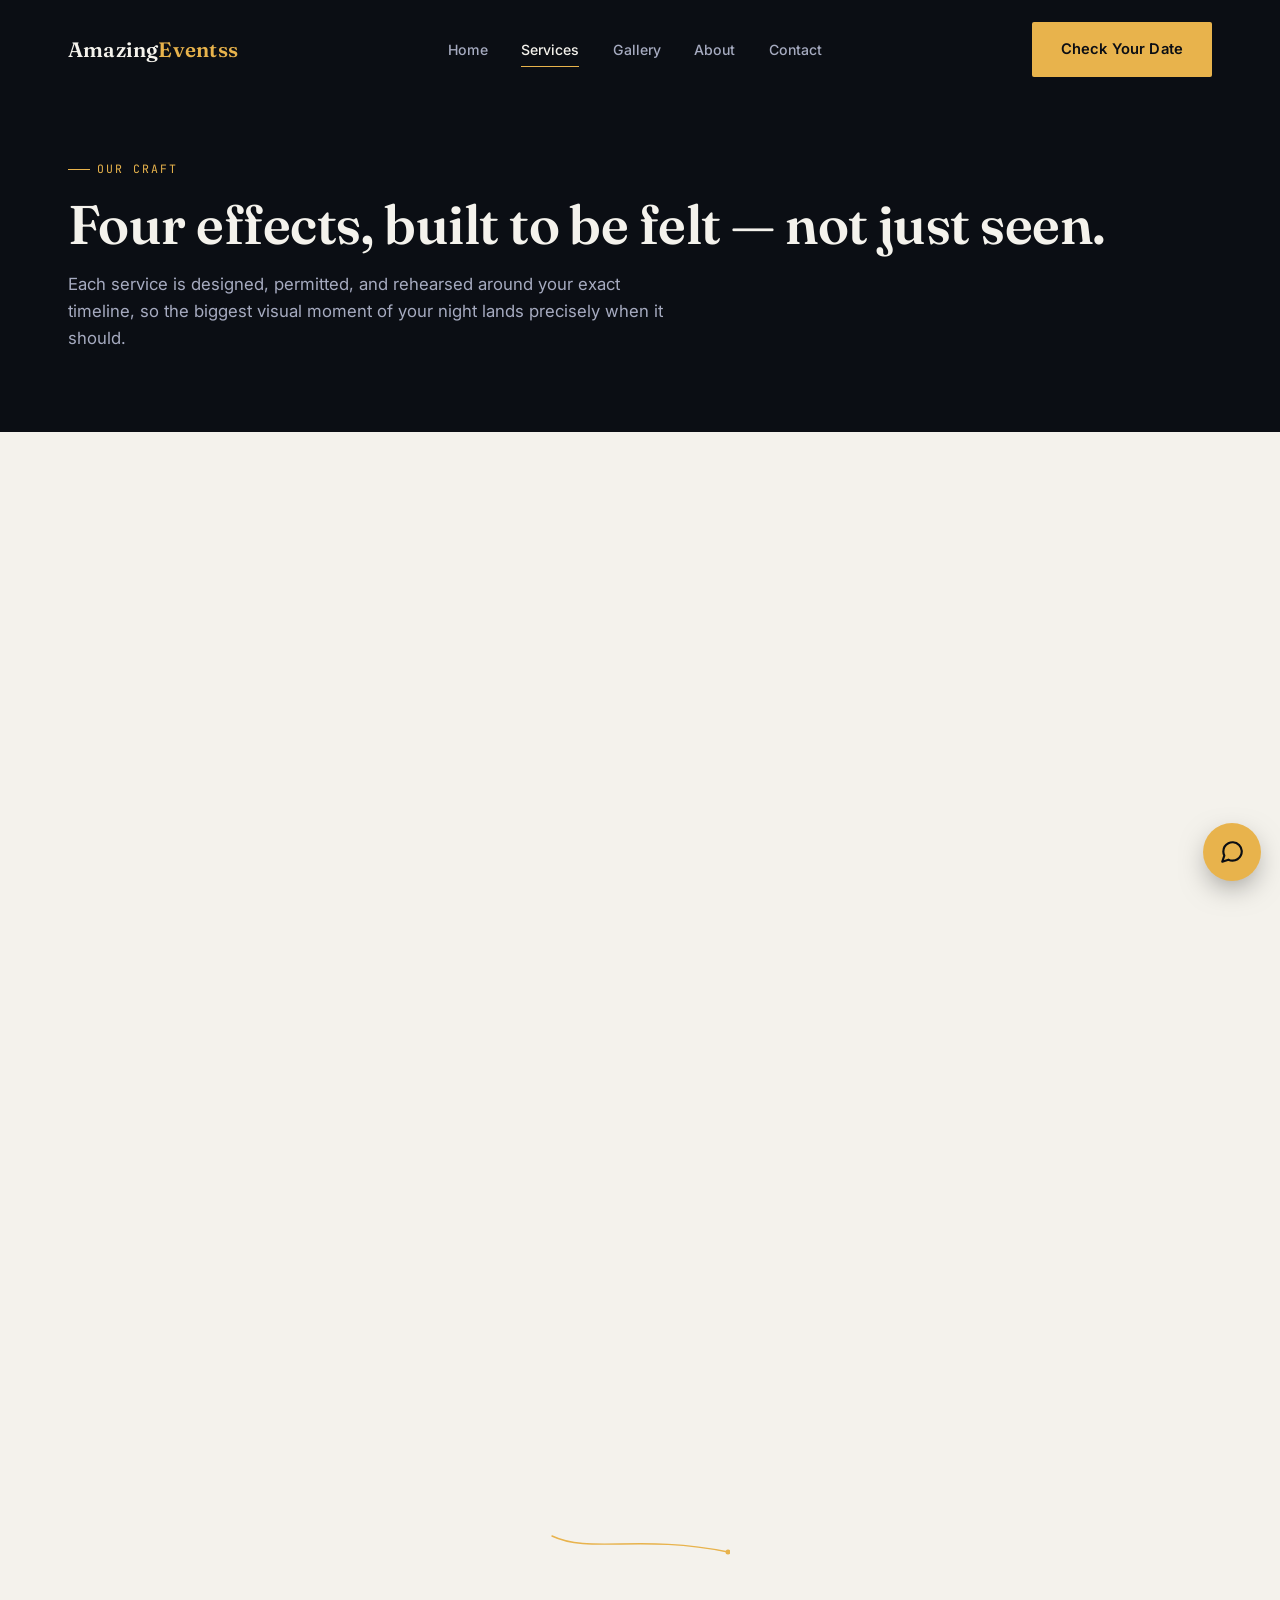
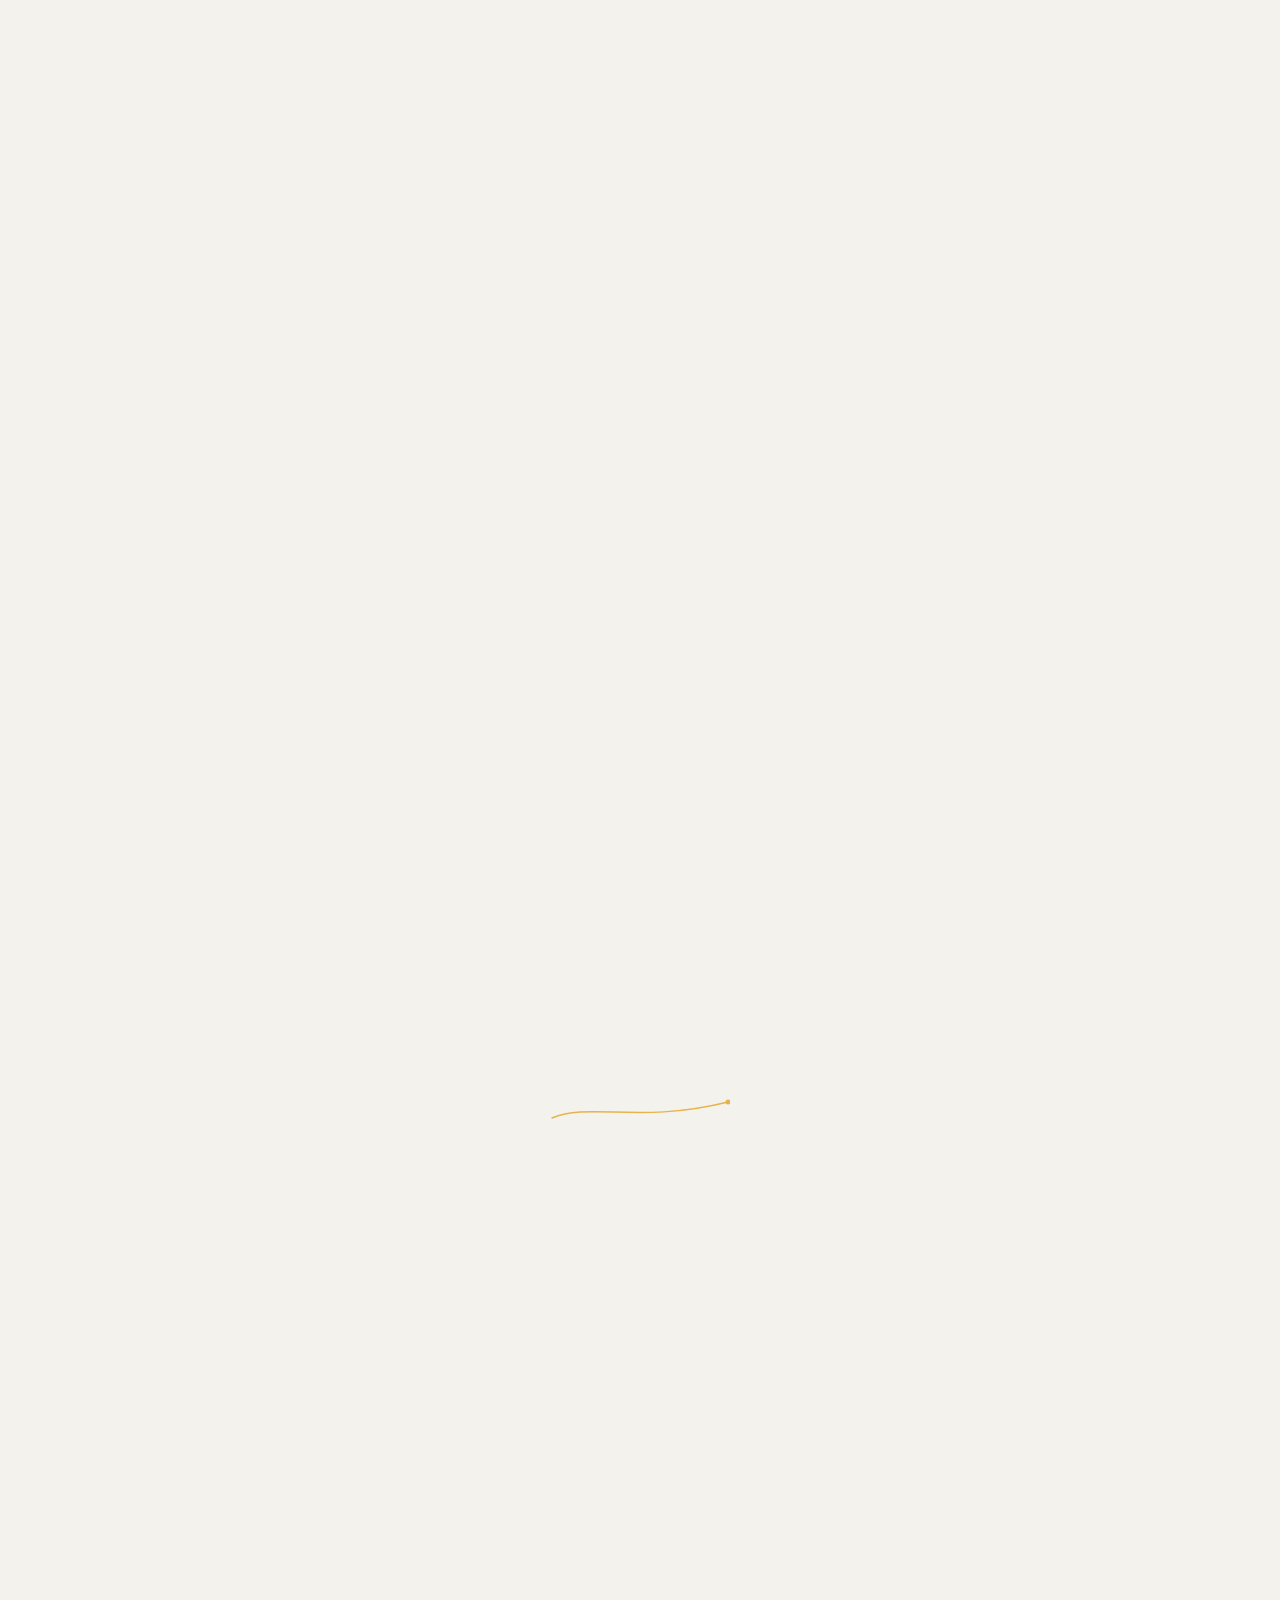
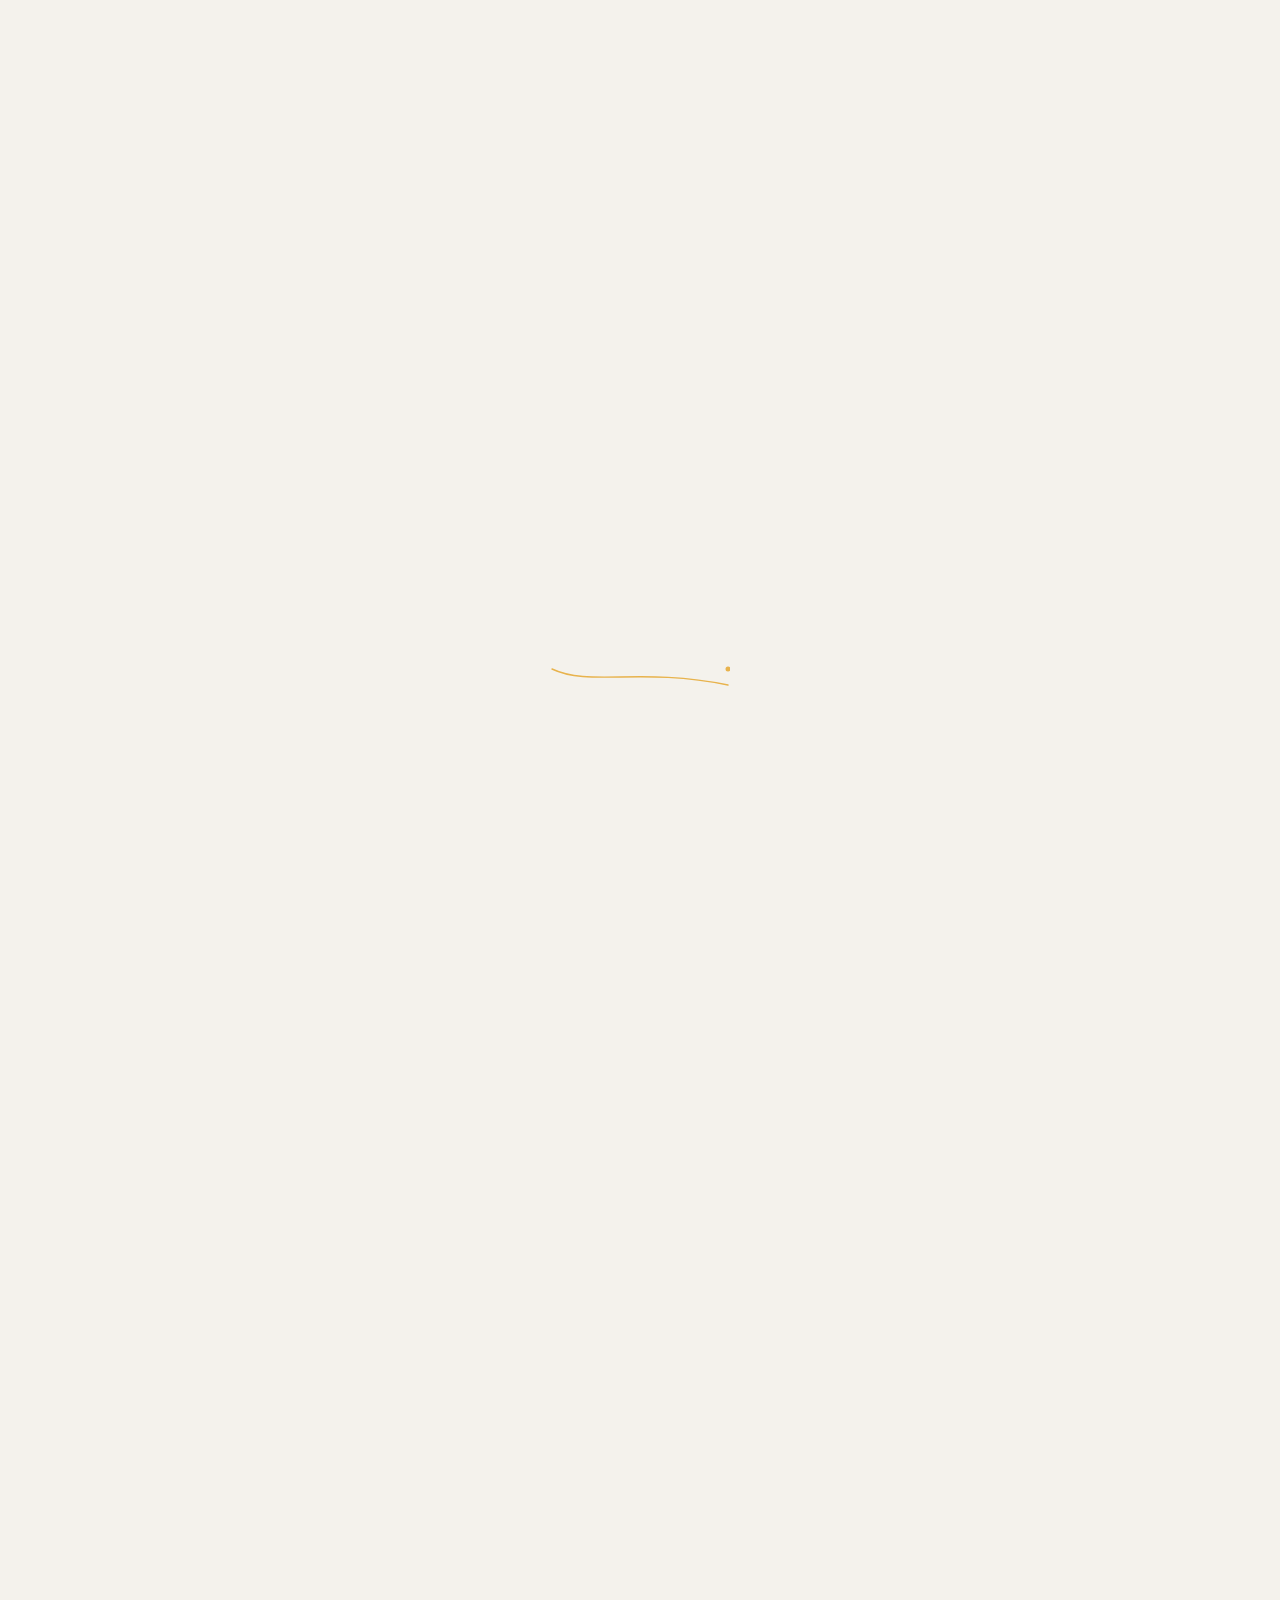
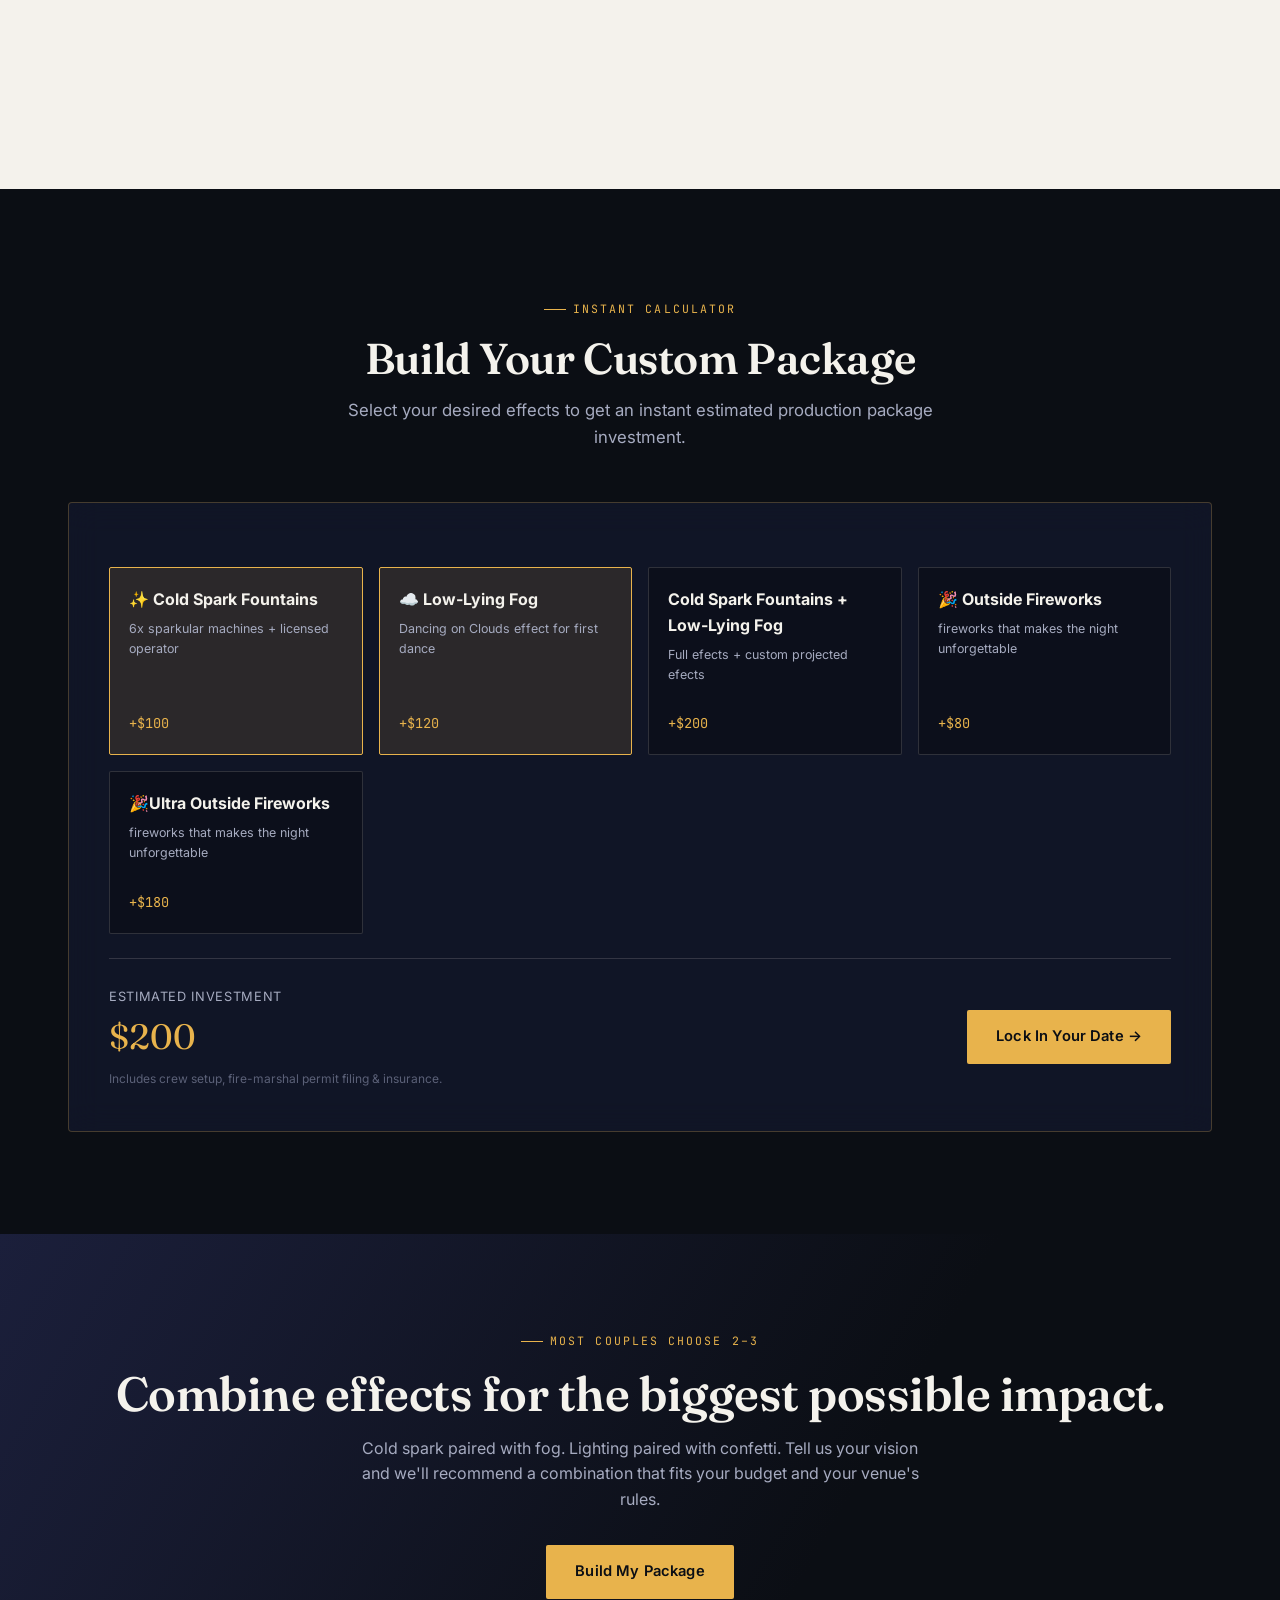
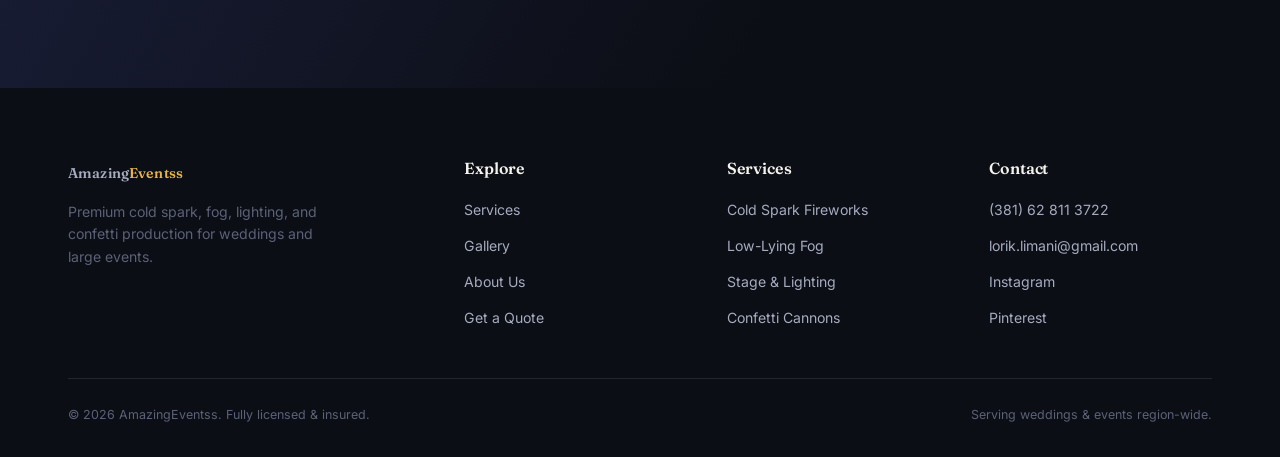
<file: services.html>
<!DOCTYPE html>
<html lang="en">

<head>
  <meta charset="UTF-8">
  <meta name="viewport" content="width=device-width, initial-scale=1.0">
  <title>Services — Cold Spark, Fog, Lighting &amp; Confetti | AmazingEventss</title>
  <meta name="description"
    content="Explore our four signature effects: Sparkulars cold spark fireworks, Dancing on the Clouds low-lying fog, stage &amp; dancefloor lighting, and confetti cannons.">

  <link rel="preconnect" href="https://fonts.googleapis.com">
  <link
    href="https://fonts.googleapis.com/css2?family=Fraunces:ital,wght@0,500;0,600;1,500&family=Inter:wght@400;500;600;700&family=JetBrains+Mono:wght@400;500&display=swap"
    rel="stylesheet">
  <link href="https://cdn.jsdelivr.net/npm/bootstrap@5.3.3/dist/css/bootstrap.min.css" rel="stylesheet">
  <link rel="stylesheet" href="css/style.css">
</head>

<body>

  <!-- =============================== NAVBAR =============================== -->
  <nav class="ae-nav">
    <div class="container-wide">
      <a href="index.html" class="ae-brand">Amazing<span>Eventss</span></a>
      <ul class="ae-links" id="aeLinks">
        <li><a href="index.html">Home</a></li>
        <li><a href="services.html" class="active">Services</a></li>
        <li><a href="gallery.html">Gallery</a></li>
        <li><a href="about.html">About</a></li>
        <li><a href="contact.html">Contact</a></li>
      </ul>
      <div class="ae-nav-cta">
        <a href="contact.html" class="btn-spark d-none d-md-inline-flex">Check Your Date</a>
        <button class="ae-burger" id="aeBurger" aria-label="Toggle menu" aria-expanded="false">&#9776;</button>
      </div>
    </div>
  </nav>

  <!-- =============================== PAGE HEADER =============================== -->
  <header class="page-header">
    <div class="container-wide">
      <span class="eyebrow">Our Craft</span>
      <h1>Four effects, built to be felt — not just seen.</h1>
      <p>Each service is designed, permitted, and rehearsed around your exact timeline, so the biggest visual moment of
        your night lands precisely when it should.</p>
    </div>
  </header><!-- =============================== 01 SPARKULARS =============================== -->
  <section class="section-pad" id="sparkulars">
    <div class="container-wide">
      <div class="feature-row">
        <div class="feature-media reveal">
          <div class="media-frame"
            style="background-image:url('images/sparkulars-exit.png'); background-size:cover; background-position:center;">
            <span class="media-tag">✨ Cold Spark Exit</span>
            <div class="media-caption">Safe, flame-free cold spark fountain exit at Cliffside Estate.</div>
          </div>
        </div>
        <div class="reveal">
          <span class="eyebrow">01 — Sparkulars</span>
          <h2>Cold Spark Fireworks</h2>
          <p>Flame-free, smoke-free, and cool to the touch — cold spark fountains deliver the drama of fireworks with
            none of the fire risk, making them safe for indoor ballrooms, tented receptions, and venues that don't allow
            traditional pyrotechnics.</p>
          <ul class="feature-list">
            <li>Indoor and outdoor safe — no open flame, no smoke residue</li>
            <li>Perfect for grand exits, first dances, and cake-cutting moments</li>
            <li>Fully choreographed to your song and timeline</li>
            <li>Operated by licensed, insured technicians on-site</li>
          </ul>
          <a href="contact.html" class="btn-outline-mist" style="margin-top:1.8rem;">Ask About Sparkulars</a>
        </div>
      </div>
    </div>
  </section>

  <div class="spark-divider" aria-hidden="true">
    <svg viewBox="0 0 180 24">
      <path d="M2,4 C40,22 90,2 178,20" />
      <circle cx="178" cy="20" r="2.5" />
    </svg>
  </div>

  <!-- =============================== 02 FOG =============================== -->
  <section class="section-pad" id="fog">
    <div class="container-wide">
      <div class="feature-row reverse">
        <div class="feature-media reveal">
          <div class="media-frame"
            style="background-image:url('images/dancing-clouds.png'); background-size:cover; background-position:center;">
            <span class="media-tag">☁️ Dancing on Clouds</span>
            <div class="media-caption">First dance fog reveal at The Grand Oakwood.</div>
          </div>
        </div>
        <div class="reveal">
          <span class="eyebrow">02 — Dancing on the Clouds</span>
          <h2>Low-Lying Fog</h2>
          <p>A dense, ankle-to-knee-height cloud that pools across your dancefloor or lawn — turning your first dance
            into something that looks like it's floating above the ground. It's one of the most photographed effects in
            the industry for a reason.</p>
          <ul class="feature-list">
            <li>Dry-ice or water-based fog, matched to your venue's ventilation</li>
            <li>Hangs low and dissipates cleanly — won't fog out the whole room</li>
            <li>Stunning paired with uplighting or string lights</li>
            <li>Indoor and outdoor options, weather-dependent guidance included</li>
          </ul>
          <a href="contact.html" class="btn-outline-mist" style="margin-top:1.8rem;">Ask About the Fog Effect</a>
        </div>
      </div>
    </div>
  </section>

  <div class="spark-divider" aria-hidden="true">
    <svg viewBox="0 0 180 24">
      <path d="M2,20 C40,4 90,26 178,4" />
      <circle cx="178" cy="4" r="2.5" />
    </svg>
  </div>

  <!-- =============================== 03 LIGHTING =============================== -->
  <section class="section-pad" id="lighting">
    <div class="container-wide">
      <div class="feature-row">
        <div class="feature-media reveal">
          <div class="media-frame"
            style="background-image:url(images/theimage.jpg); background-size:cover; background-position:center;">
            <span class="media-tag">💡 Rotating Spark Machine</span>
            <div class="media-caption">>High-Performance 12-Tube Rotating Spark Machine – Pure Event Brilliance</div>
          </div>
        </div>
        <div class="reveal">
          <span class="eyebrow">03 — Stagecraft</span>
          <h2>High-Performance 12-Tube Rotating Spark Machine – Pure Event Brilliance.</h2>
          <p>Experience the unparalleled brilliance of our 12-nozzle rotating cold spark system, designed to turn your
            most significant milestones into unforgettable, cinematic spectacles of light.</p>
          <ul class="feature-list">
            <li><strong>12-Nozzle Dynamic Array:</strong> Engineered for a dense, mesmerizing 360-degree light display
              that outshines standard 6-head systems.</li>
            <li><strong>Cinematic Event FX:</strong> The perfect professional touch to elevate your grand entrance,
              first dance, or wedding cake cutting moment.</li>
            <li><strong>Safe & Non-Pyrotechnic:</strong> Experience all the high-energy thrill of traditional fireworks
              with advanced cold spark technology that is completely fire-hazard free.</li>
            <li><strong>Precision Performance:</strong> A sleek, reliable, and powerful rotating spark solution designed
              to make your most important milestones truly unforgettable.</li>
          </ul>
          <a href="contact.html" class="btn-outline-mist" style="margin-top:1.8rem;">Ask About 12-Tube Rotating Spark
            Machine</a>
        </div>
      </div>
    </div>
  </section>

  <div class="spark-divider" aria-hidden="true">
    <svg viewBox="0 0 180 24">
      <path d="M2,4 C40,22 90,2 178,20" />
      <circle cx="178" cy="4" r="2.5" />
    </svg>
  </div>

  <!-- =============================== 04 CONFETTI =============================== -->
  <section class="section-pad" id="confetti">
    <div class="container-wide">
      <div class="feature-row reverse">
        <div class="feature-media reveal">
          <div class="media-frame"
            style="background-image:url('images/confetti-burst.png'); background-size:cover; background-position:center;">
            <span class="media-tag">🎉 Confetti Burst</span>
            <div class="media-caption">First kiss confetti blast at Willow Creek Barn.</div>
          </div>
        </div>
        <div class="reveal">
          <span class="eyebrow">04 — Grand Finale</span>
          <h2>Confetti &amp; Special FX Cannons</h2>
          <p>The freeze-frame moment every album needs — a precisely timed burst of confetti or streamers for your
            recessional, first kiss, or last song of the night. Biodegradable and venue-safe options available on
            request.</p>
          <ul class="feature-list">
            <li>Timed to the exact second with your DJ, band, or officiant</li>
            <li>Biodegradable, venue-approved confetti options</li>
            <li>Handheld and rigged cannon setups available</li>
            <li>Full cleanup included — we leave the venue spotless</li>
          </ul>
          <a href="contact.html" class="btn-outline-mist" style="margin-top:1.8rem;">Ask About Confetti Cannons</a>
        </div>
      </div>
    </div>
  </section>

  <!-- =============================== PACKAGE ESTIMATOR =============================== -->
  <section class="section-pad on-dark">
    <div class="container-wide">
      <div class="section-head text-center mx-auto">
        <span class="eyebrow" style="justify-content:center;">Instant Calculator</span>
        <h2>Build Your Custom Package</h2>
        <p style="color:var(--stone);">Select your desired effects to get an instant estimated production package
          investment.</p>
      </div>

      <div class="calc-container">
        <div class="calc-options">
          <div class="calc-item selected" data-price="450">
            <div>
              <strong>✨ Cold Spark Fountains</strong>
              <p style="font-size:.78rem; color:var(--stone); margin-top:.4rem;">6x sparkular machines + licensed
                operator</p>
            </div>
            <span
              style="font-family:var(--font-mono); font-size:.85rem; color:var(--spark); margin-top:.8rem;">+$100</span>
          </div>

          <div class="calc-item selected" data-price="350">
            <div>
              <strong>☁️ Low-Lying Fog</strong>
              <p style="font-size:.78rem; color:var(--stone); margin-top:.4rem;">Dancing on Clouds effect for first
                dance</p>
            </div>
            <span
              style="font-family:var(--font-mono); font-size:.85rem; color:var(--spark); margin-top:.8rem;">+$120</span>
          </div>

          <div class="calc-item" data-price="500">
            <div>
              <strong>Cold Spark Fountains + Low-Lying Fog </strong>
              <p style="font-size:.78rem; color:var(--stone); margin-top:.4rem;">Full efects + custom projected
                efects</p>
            </div>
            <span
              style="font-family:var(--font-mono); font-size:.85rem; color:var(--spark); margin-top:.8rem;">+$200</span>
          </div>

          <div class="calc-item" data-price="300">
            <div>
              <strong>🎉 Outside Fireworks</strong>
              <p style="font-size:.78rem; color:var(--stone); margin-top:.4rem;">fireworks that makes the night unforgettable</p>
            </div>
            <span
              style="font-family:var(--font-mono); font-size:.85rem; color:var(--spark); margin-top:.8rem;">+$80</span>
          </div>
                    <div class="calc-item" data-price="300">
            <div>
              <strong>🎉Ultra Outside Fireworks</strong>
              <p style="font-size:.78rem; color:var(--stone); margin-top:.4rem;">fireworks that makes the night unforgettable</p>
            </div>
            <span
              style="font-family:var(--font-mono); font-size:.85rem; color:var(--spark); margin-top:.8rem;">+$180</span>
          </div>
        </div>

        <div class="calc-price-result">
          <div>
            <span style="font-size:.8rem; color:var(--stone); text-transform:uppercase; letter-spacing:.05em;">Estimated
              Investment</span>
            <div class="amount" id="calcAmount">$200</div>
            <span style="font-size:.75rem; color:var(--stone-dark);">Includes crew setup, fire-marshal permit filing
              &amp; insurance.</span>
          </div>
          <a href="contact.html" class="btn-spark">Lock In Your Date →</a>
        </div>
      </div>
    </div>
  </section>
  <div>
  </div>
  </div>
  </section>

  <!-- =============================== CROSS-SELL CTA =============================== -->
  <section class="cta-banner">
    <div class="container-wide text-center">
      <span class="eyebrow" style="justify-content:center;">Most Couples Choose 2–3</span>
      <h2 style="max-width:none;">Combine effects for the biggest possible impact.</h2>
      <p style="color:var(--stone); max-width:560px; margin:1rem auto 2rem;">Cold spark paired with fog. Lighting paired
        with confetti. Tell us your vision and we'll recommend a combination that fits your budget and your venue's
        rules.</p>
      <a href="contact.html" class="btn-spark">Build My Package</a>
    </div>
  </section>

  <!-- =============================== FOOTER =============================== -->
  <footer class="ae-footer">
    <div class="container-wide">
      <div class="footer-cols">
        <div>
          <a href="index.html" class="ae-brand"
            style="display:inline-block; margin-bottom:1rem;">Amazing<span>Eventss</span></a>
          <p style="max-width:280px; font-size:.88rem;">Premium cold spark, fog, lighting, and confetti production for
            weddings and large events.</p>
        </div>
        <div>
          <h4>Explore</h4>
          <ul>
            <li><a href="services.html">Services</a></li>
            <li><a href="gallery.html">Gallery</a></li>
            <li><a href="about.html">About Us</a></li>
            <li><a href="contact.html">Get a Quote</a></li>
          </ul>
        </div>
        <div>
          <h4>Services</h4>
          <ul>
            <li><a href="services.html#sparkulars">Cold Spark Fireworks</a></li>
            <li><a href="services.html#fog">Low-Lying Fog</a></li>
            <li><a href="services.html#lighting">Stage &amp; Lighting</a></li>
            <li><a href="services.html#confetti">Confetti Cannons</a></li>
          </ul>
        </div>
        <div>
          <h4>Contact</h4>
          <ul>
            <li><a href="tel:+381628113722" data-site="phone-link"><span data-site="phone-text">(381) 62 811 3722</span></a>
            </li>
            <li><a href="mailto:lorik.limani@gmail.com" data-site="email-link"><span
                  data-site="email-text">lorik.limani@gmail.com</span></a></li>
            <li><a href="#" data-site="instagram-link">Instagram</a></li>
            <li><a href="#" data-site="pinterest-link">Pinterest</a></li>
          </ul>
        </div>
      </div>
      <div class="footer-bottom">
        <span>© 2026 AmazingEventss. Fully licensed &amp; insured.</span>
        <span>Serving weddings &amp; events region-wide.</span>
      </div>
    </div>
  </footer>

  <div class="sticky-cta">
    <span>Ready to make it magic?</span>
    <a href="contact.html" class="btn-spark">Get a Quote</a>
  </div>
<!-- ============ AI CHAT WIDGET ============ -->
<div class="chat-widget" id="chatWidget">
  <button class="chat-toggle" id="chatToggle" aria-label="Open chat">
    <svg class="icon-chat" viewBox="0 0 24 24" fill="none" stroke="currentColor" stroke-width="2"><path d="M21 11.5a8.38 8.38 0 01-.9 3.8 8.5 8.5 0 01-7.6 4.7 8.38 8.38 0 01-3.8-.9L3 21l1.9-5.7a8.38 8.38 0 01-.9-3.8 8.5 8.5 0 014.7-7.6 8.38 8.38 0 013.8-.9h.5a8.48 8.48 0 018 8v.5z" stroke-linecap="round" stroke-linejoin="round"/></svg>
    <svg class="icon-close" viewBox="0 0 24 24" fill="none" stroke="currentColor" stroke-width="2"><path d="M18 6L6 18M6 6l12 12" stroke-linecap="round" stroke-linejoin="round"/></svg>
  </button>
  <div class="chat-panel" id="chatPanel">
    <div class="chat-header">
      <div>
        <strong>AmazingEventss</strong>
        <span>Ask us about our effects</span>
      </div>
      <button class="chat-close" id="chatClose" aria-label="Close chat">&times;</button>
    </div>
    <div class="chat-messages" id="chatMessages"></div>
    <form class="chat-input-row" id="chatForm">
      <input type="text" id="chatInput" placeholder="Type your question..." autocomplete="off" maxlength="500">
      <button type="submit" class="chat-send" aria-label="Send">&rarr;</button>
    </form>
  </div>
</div>


<script src="https://cdn.jsdelivr.net/npm/bootstrap@5.3.3/dist/js/bootstrap.bundle.min.js"></script>
<script src="js/script.js"></script>
<script src="js/chatbot.js"></script>
</body>
</html>
</file>
<file: css/style.css>
/* ==========================================================================
   AmazingEventss — Design Tokens
   ========================================================================== */
:root{
  --ink:        #0b0e14;   /* near-black night sky */
  --ink-soft:   #12172a;   /* panel on ink */
  --midnight:   #1b1f3b;   /* deep indigo — fog / night accent */
  --midnight-2: #262c52;
  --spark:      #e8b34c;   /* warm ember gold — primary accent */
  --spark-hot:  #f2895a;   /* ember orange-pink — glow / hover */
  --mist:       #f4f2ec;   /* soft warm ivory — fog white */
  --mist-dim:   #d9d6cd;
  --stone:      #a6abc0;   /* muted slate — secondary text on dark */
  --stone-dark: #5b6178;

  --font-display: "Fraunces", "Georgia", serif;
  --font-body: "Inter", -apple-system, BlinkMacSystemFont, sans-serif;
  --font-mono: "JetBrains Mono", ui-monospace, monospace;

  --radius: 2px;
  --container-max: 1240px;
  --ease: cubic-bezier(.16,.84,.44,1);
}

/* ==========================================================================
   Base
   ========================================================================== */
*,*::before,*::after{ box-sizing:border-box; }
html{ scroll-behavior:smooth; }
@media (prefers-reduced-motion: reduce){
  html{ scroll-behavior:auto; }
  *,*::before,*::after{ animation-duration:.01ms !important; animation-iteration-count:1 !important; transition-duration:.01ms !important; scroll-behavior:auto !important; }
}

body{
  font-family:var(--font-body);
  background:var(--mist);
  color:var(--ink);
  font-size:16px;
  line-height:1.6;
  -webkit-font-smoothing:antialiased;
}

h1,h2,h3,h4,.font-display{
  font-family:var(--font-display);
  font-weight:600;
  letter-spacing:-0.01em;
  line-height:1.08;
  color:var(--ink);
}

p{ color:var(--stone-dark); }

a{ color:inherit; text-decoration:none; }

.eyebrow{
  font-family:var(--font-mono);
  font-size:.72rem;
  letter-spacing:.18em;
  text-transform:uppercase;
  color:var(--spark);
  display:inline-flex;
  align-items:center;
  gap:.6em;
  margin-bottom:1.1rem;
}
.eyebrow::before{
  content:"";
  width:22px; height:1px;
  background:var(--spark);
  display:inline-block;
}

.container-wide{
  max-width:var(--container-max);
  margin:0 auto;
  padding:0 clamp(1.25rem, 4vw, 3rem);
}

section{ position:relative; }
.section-pad{ padding:clamp(4rem, 8vw, 7.5rem) 0; }

/* Focus visibility */
a:focus-visible, button:focus-visible, input:focus-visible, textarea:focus-visible, select:focus-visible{
  outline:2px solid var(--spark);
  outline-offset:3px;
}

/* ==========================================================================
   Buttons
   ========================================================================== */
.btn-spark, .btn-ghost, .btn-outline-mist{
  display:inline-flex;
  align-items:center;
  justify-content:center;
  gap:.6rem;
  font-family:var(--font-body);
  font-weight:600;
  font-size:.92rem;
  letter-spacing:.01em;
  padding:.9rem 1.75rem;
  border-radius:var(--radius);
  border:1px solid transparent;
  transition:all .25s var(--ease);
  white-space:nowrap;
}
.btn-spark{
  background:var(--spark);
  color:var(--ink);
}
.btn-spark:hover{
  background:var(--spark-hot);
  color:var(--ink);
  transform:translateY(-2px);
  box-shadow:0 10px 24px -8px rgba(242,137,90,.55);
}
.btn-ghost{
  background:transparent;
  color:var(--mist);
  border-color:rgba(244,242,236,.35);
}
.btn-ghost:hover{
  border-color:var(--spark);
  color:var(--spark);
}
.btn-outline-mist{
  background:transparent;
  color:var(--ink);
  border-color:var(--ink);
}
.btn-outline-mist:hover{
  background:var(--ink);
  color:var(--mist);
}

/* ==========================================================================
   Navbar
   ========================================================================== */
.ae-nav{
  position:fixed; top:0; left:0; right:0; z-index:1000;
  padding:1.4rem 0;
  transition:background .35s var(--ease), padding .35s var(--ease), border-color .35s var(--ease);
  border-bottom:1px solid transparent;
}
.ae-nav.is-scrolled{
  background:rgba(11,14,20,.92);
  backdrop-filter:blur(10px);
  padding:.9rem 0;
  border-bottom-color:rgba(244,242,236,.08);
}
.ae-nav .container-wide{
  display:flex; align-items:center; justify-content:space-between;
}
.ae-brand{
  font-family:var(--font-display);
  font-size:1.3rem;
  font-weight:600;
  color:var(--mist);
  letter-spacing:.01em;
}
.ae-brand span{ color:var(--spark); }
.ae-links{
  display:flex; align-items:center; gap:2.1rem;
  list-style:none; margin:0; padding:0;
}
.ae-links a{
  font-size:.88rem;
  font-weight:500;
  color:var(--stone);
  position:relative;
  padding:.3rem 0;
  transition:color .2s;
}
.ae-links a:hover, .ae-links a.active{ color:var(--mist); }
.ae-links a.active::after{
  content:"";
  position:absolute; left:0; bottom:-4px;
  width:100%; height:1px;
  background:var(--spark);
}
.ae-nav-cta{ display:flex; align-items:center; gap:1.4rem; }
.ae-burger{
  display:none;
  background:none; border:0; color:var(--mist);
  font-size:1.4rem; cursor:pointer;
}
@media (max-width: 991px){
  .ae-links{
    position:fixed; inset:0 0 0 auto; width:min(78vw,320px);
    background:var(--ink); flex-direction:column; align-items:flex-start;
    padding:6.5rem 2rem 2rem; gap:1.6rem;
    transform:translateX(100%); transition:transform .4s var(--ease);
  }
  .ae-links.is-open{ transform:translateX(0); }
  .ae-burger{ display:block; }
  .ae-nav-cta .btn-spark{ padding:.7rem 1.2rem; font-size:.82rem; }
}

/* ==========================================================================
   Hero
   ========================================================================== */
.hero{
  background:
    radial-gradient(ellipse at 20% 0%, rgba(232,179,76,.10), transparent 55%),
    radial-gradient(ellipse at 85% 100%, rgba(27,31,59,.9), transparent 60%),
    linear-gradient(180deg, var(--ink) 0%, #0e1220 100%);
  color:var(--mist);
  min-height:100vh;
  display:flex;
  align-items:center;
  padding-top:8rem;
  padding-bottom:4rem;
  overflow:hidden;
  position:relative;
}
.hero::after{
  content:"";
  position:absolute; inset:0;
  background-image:radial-gradient(rgba(244,242,236,.35) 1px, transparent 1px);
  background-size:3px 3px;
  opacity:.05;
  pointer-events:none;
}
.hero-inner{
  position:relative; z-index:2;
  max-width:760px;
}
.hero .eyebrow{ color:var(--spark); }
.hero h1{
  font-size:clamp(2.6rem, 5.4vw, 4.6rem);
  color:var(--mist);
  margin-bottom:1.4rem;
}
.hero h1 em{
  font-style:italic;
  color:var(--spark);
}
.hero-sub{
  font-size:clamp(1.05rem, 1.6vw, 1.25rem);
  color:var(--stone);
  max-width:560px;
  margin-bottom:2.4rem;
}
.hero-ctas{ display:flex; gap:1rem; flex-wrap:wrap; margin-bottom:3rem; }
.hero-trust{
  display:flex; gap:2.2rem; flex-wrap:wrap;
  padding-top:1.8rem; border-top:1px solid rgba(244,242,236,.12);
}
.hero-trust-item{ font-size:.82rem; color:var(--stone); }
.hero-trust-item strong{
  display:block; font-family:var(--font-display); font-size:1.5rem; color:var(--mist); font-weight:600;
}

/* Spark trail signature SVG */
.spark-trail{
  position:absolute;
  pointer-events:none;
}
.spark-trail path{
  fill:none;
  stroke:var(--spark);
  stroke-width:1.5;
  stroke-linecap:round;
  stroke-dasharray:6 10;
  opacity:.55;
}
.spark-trail circle{ fill:var(--spark); }
.hero .spark-trail{
  top:8%; right:-4%;
  width:min(46vw, 620px);
  height:auto;
  opacity:.9;
}
@media (prefers-reduced-motion: no-preference){
  .spark-trail .ember{
    animation:ember-drift 7s ease-in-out infinite;
  }
  @keyframes ember-drift{
    0%,100%{ transform:translate(0,0); opacity:.9; }
    50%{ transform:translate(-6px,-10px); opacity:1; }
  }
}

/* Divider spark motif between sections */
.spark-divider{
  display:flex; align-items:center; justify-content:center;
  padding:2.6rem 0;
}
.spark-divider svg{ width:180px; height:24px; }
.spark-divider path{ fill:none; stroke:var(--spark); stroke-width:1.4; stroke-linecap:round; }
.spark-divider circle{ fill:var(--spark); }

/* ==========================================================================
   Section headers
   ========================================================================== */
.section-head{ max-width:640px; margin-bottom:3.2rem; }
.section-head h2{ font-size:clamp(1.9rem, 3.4vw, 2.7rem); }
.section-head p{ font-size:1.05rem; margin-top:.9rem; }
.on-dark .section-head h2, .on-dark h2, .on-dark h3{ color:var(--mist); }
.on-dark p{ color:var(--stone); }
.on-dark{ background:var(--ink); color:var(--mist); }

/* ==========================================================================
   Services teaser cards (home)
   ========================================================================== */
.svc-grid{
  display:grid;
  grid-template-columns:repeat(4,1fr);
  gap:1px;
  background:rgba(11,14,20,.08);
  border:1px solid rgba(11,14,20,.08);
}
.svc-card{
  background:var(--mist);
  padding:2.6rem 2rem;
  display:flex; flex-direction:column;
  min-height:340px;
  transition:background .3s var(--ease);
}
.svc-card:hover{ background:#eeebe2; }
.svc-card .num{
  font-family:var(--font-mono);
  font-size:.75rem; color:var(--stone-dark);
  letter-spacing:.1em;
  margin-bottom:1.4rem;
}
.svc-icon{ width:34px; height:34px; margin-bottom:1.6rem; color:var(--spark); }
.svc-card h3{ font-size:1.28rem; margin-bottom:.7rem; }
.svc-card p{ font-size:.9rem; flex-grow:1; }
.svc-card .svc-link{
  margin-top:1.4rem; font-size:.82rem; font-weight:600; color:var(--ink);
  display:inline-flex; align-items:center; gap:.4rem;
}
.svc-card .svc-link:hover{ color:var(--spark-hot); }
@media (max-width: 991px){ .svc-grid{ grid-template-columns:repeat(2,1fr);} }
@media (max-width: 575px){ .svc-grid{ grid-template-columns:1fr;} }

/* ==========================================================================
   Media placeholders (swap for real photo/video)
   ========================================================================== */
.media-frame{
  position:relative;
  width:100%;
  border-radius:var(--radius);
  overflow:hidden;
  background:linear-gradient(135deg,var(--midnight),var(--ink) 70%);
  aspect-ratio:4/5;
  display:flex; align-items:flex-end;
}
.media-frame.wide{ aspect-ratio:16/9; }
.media-frame.square{ aspect-ratio:1/1; }
.media-frame .media-tag{
  position:absolute; top:1.1rem; left:1.1rem;
  font-family:var(--font-mono); font-size:.68rem; letter-spacing:.08em;
  color:var(--spark); background:rgba(11,14,20,.55);
  padding:.35rem .7rem; border:1px solid rgba(232,179,76,.4);
  text-transform:uppercase;
}
.media-frame .media-caption{
  position:relative; z-index:2;
  padding:1.2rem;
  font-size:.78rem; color:var(--stone);
  background:linear-gradient(to top, rgba(11,14,20,.85), transparent);
  width:100%;
}
.media-frame::before{
  content:"";
  position:absolute; inset:0;
  background-image:
    radial-gradient(2px 2px at 20% 30%, rgba(232,179,76,.7), transparent),
    radial-gradient(1.5px 1.5px at 60% 55%, rgba(232,179,76,.5), transparent),
    radial-gradient(2px 2px at 80% 20%, rgba(242,137,90,.6), transparent),
    radial-gradient(1.5px 1.5px at 40% 75%, rgba(232,179,76,.4), transparent);
}

/* ==========================================================================
   Alternating feature rows (services page)
   ========================================================================== */
.feature-row{
  display:grid;
  grid-template-columns:1fr 1fr;
  gap:clamp(2rem,5vw,5rem);
  align-items:center;
  padding:clamp(3.5rem,7vw,6rem) 0;
  border-top:1px solid rgba(11,14,20,.08);
}
.feature-row:first-of-type{ border-top:none; }
.feature-row.reverse .feature-media{ order:2; }
.feature-row .eyebrow{ color:var(--spark-hot); }
.feature-list{ list-style:none; margin:1.6rem 0 0; padding:0; }
.feature-list li{
  padding:.55rem 0; font-size:.92rem; color:var(--stone-dark);
  border-bottom:1px dashed var(--mist-dim);
  display:flex; gap:.7rem;
}
.feature-list li::before{ content:"—"; color:var(--spark); flex-shrink:0; }
@media (max-width:900px){
  .feature-row, .feature-row.reverse{ grid-template-columns:1fr; }
  .feature-row.reverse .feature-media{ order:0; }
}

/* ==========================================================================
   Trust / stats strip
   ========================================================================== */
.trust-strip{
  background:var(--ink); color:var(--mist);
  padding:3.2rem 0;
}
.trust-strip .container-wide{
  display:flex; flex-wrap:wrap; gap:2.5rem; justify-content:space-between; align-items:center;
}
.trust-item{ display:flex; align-items:center; gap:.8rem; font-size:.85rem; color:var(--stone); }
.trust-item svg{ width:20px; height:20px; color:var(--spark); flex-shrink:0; }

.logo-strip{
  display:flex; flex-wrap:wrap; gap:3rem; align-items:center; justify-content:center;
  opacity:.75;
}
.logo-strip span{
  font-family:var(--font-display); font-style:italic; font-size:1.15rem; color:var(--stone-dark);
}

/* ==========================================================================
   Testimonials
   ========================================================================== */
.testi-card{
  background:var(--mist); border:1px solid var(--mist-dim);
  padding:2.4rem; height:100%;
}
.testi-card p.quote{
  font-family:var(--font-display); font-style:italic; font-size:1.2rem;
  color:var(--ink); margin-bottom:1.4rem;
}
.testi-name{ font-weight:700; font-size:.88rem; }
.testi-role{ font-size:.78rem; color:var(--stone-dark); }

/* ==========================================================================
   CTA banner
   ========================================================================== */
.cta-banner{
  background:linear-gradient(120deg, var(--midnight) 0%, var(--ink) 65%);
  color:var(--mist);
  padding:clamp(3.5rem,7vw,6rem) 0;
  position:relative; overflow:hidden;
}
.cta-banner h2{ color:var(--mist); font-size:clamp(2rem,4vw,3rem); max-width:620px; }
.mini-form{
  background:rgba(244,242,236,.04);
  border:1px solid rgba(244,242,236,.14);
  padding:2rem;
  display:grid; gap:1rem;
}
.mini-form label{ font-size:.78rem; color:var(--stone); margin-bottom:.35rem; display:block; }
.mini-form .form-control, .mini-form .form-select{
  background:rgba(11,14,20,.6); border:1px solid rgba(244,242,236,.18);
  color:var(--mist); border-radius:var(--radius); padding:.7rem .9rem;
}
.mini-form .form-control:focus, .mini-form .form-select:focus{
  background:rgba(11,14,20,.8); border-color:var(--spark); box-shadow:none; color:var(--mist);
}
.chip-check{
  display:flex; flex-wrap:wrap; gap:.6rem;
}
.chip-check input{ display:none; }
.chip-check label{
  border:1px solid rgba(244,242,236,.2); padding:.5rem 1rem; font-size:.8rem;
  cursor:pointer; transition:all .2s; margin:0;
}
.chip-check input:checked + label{ background:var(--spark); color:var(--ink); border-color:var(--spark); }

/* ==========================================================================
   Footer
   ========================================================================== */
.ae-footer{ background:var(--ink); color:var(--stone); padding:4.5rem 0 2rem; }
.ae-footer h4{ color:var(--mist); font-size:1rem; margin-bottom:1.2rem; }
.ae-footer a{ color:var(--stone); font-size:.88rem; }
.ae-footer a:hover{ color:var(--spark); }
.footer-cols{ display:grid; grid-template-columns:1.6fr 1fr 1fr 1fr; gap:2.5rem; padding-bottom:3rem; }
.footer-cols ul{ list-style:none; padding:0; margin:0; display:grid; gap:.65rem; }
.footer-bottom{
  border-top:1px solid rgba(244,242,236,.1); padding-top:1.6rem;
  display:flex; justify-content:space-between; flex-wrap:wrap; gap:1rem;
  font-size:.78rem; color:var(--stone-dark);
}
@media (max-width:800px){ .footer-cols{ grid-template-columns:1fr 1fr; } }

/* ==========================================================================
   Sticky mobile CTA
   ========================================================================== */
.sticky-cta{
  position:fixed; left:0; right:0; bottom:0; z-index:999;
  background:var(--ink); border-top:1px solid rgba(232,179,76,.35);
  padding:.8rem 1rem; display:none;
  justify-content:space-between; align-items:center; gap:1rem;
}
.sticky-cta span{ color:var(--mist); font-size:.85rem; }
@media (max-width:767px){ .sticky-cta.is-visible{ display:flex; } body{ padding-bottom:70px; } }

/* ==========================================================================
   Reveal-on-scroll
   ========================================================================== */
.reveal{ opacity:0; transform:translateY(24px); transition:opacity .8s var(--ease), transform .8s var(--ease); }
.reveal.is-visible{ opacity:1; transform:translateY(0); }

/* ==========================================================================
   Page header (interior pages)
   ========================================================================== */
.page-header{
  background:var(--ink); color:var(--mist);
  padding:9.5rem 0 4rem;
}
.page-header .eyebrow{ color:var(--spark); }
.page-header h1{ color:var(--mist); font-size:clamp(2.2rem,4.4vw,3.4rem); }
.page-header p{ color:var(--stone); max-width:600px; font-size:1.05rem; margin-top:1rem; }

/* ==========================================================================
   Gallery
   ========================================================================== */
.filter-bar{ display:flex; flex-wrap:wrap; gap:.7rem; margin-bottom:2.6rem; }
.filter-btn{
  font-family:var(--font-mono); font-size:.72rem; letter-spacing:.08em; text-transform:uppercase;
  padding:.6rem 1.1rem; border:1px solid var(--mist-dim); background:transparent; color:var(--stone-dark);
  cursor:pointer; transition:all .2s;
}
.filter-btn.active, .filter-btn:hover{ background:var(--ink); color:var(--mist); border-color:var(--ink); }
.gallery-grid{ display:grid; grid-template-columns:repeat(3,1fr); gap:1.2rem; }
.gallery-item{ cursor:default; }
.gallery-item.is-hidden{ display:none; }
@media (max-width:900px){ .gallery-grid{ grid-template-columns:repeat(2,1fr);} }
@media (max-width:560px){ .gallery-grid{ grid-template-columns:1fr;} }

/* ==========================================================================
   About page
   ========================================================================== */
.value-card{ padding:2rem 0; border-top:1px solid var(--mist-dim); }
.value-card:first-child{ border-top:none; }
.value-card .eyebrow{ color:var(--spark-hot); margin-bottom:.6rem; }
.team-grid{ display:grid; grid-template-columns:repeat(4,1fr); gap:1.5rem; }
.team-card .media-frame{ aspect-ratio:3/4; margin-bottom:1rem; }
.team-card h4{ font-size:1rem; margin-bottom:.1rem; }
.team-card span{ font-size:.8rem; color:var(--stone-dark); }
@media (max-width:900px){ .team-grid{ grid-template-columns:repeat(2,1fr);} }

/* ==========================================================================
   Contact page — multi-step form
   ========================================================================== */
.contact-wrap{ display:grid; grid-template-columns:1.3fr 1fr; gap:4rem; align-items:flex-start; }
@media (max-width:960px){ .contact-wrap{ grid-template-columns:1fr; } }

.step-tracker{ display:flex; gap:0; margin-bottom:2.4rem; }
.step-tracker div{
  flex:1; text-align:center; font-family:var(--font-mono); font-size:.7rem; letter-spacing:.06em;
  padding-bottom:.8rem; border-bottom:2px solid var(--mist-dim); color:var(--stone-dark); text-transform:uppercase;
}
.step-tracker div.active{ border-color:var(--spark); color:var(--ink); }

.form-step{ display:none; }
.form-step.is-active{ display:block; }
.big-form label{ font-size:.85rem; font-weight:600; margin-bottom:.4rem; display:block; }
.big-form .form-control, .big-form .form-select, .big-form textarea{
  border:1px solid var(--mist-dim); border-radius:var(--radius); padding:.85rem 1rem; margin-bottom:1.3rem;
  background:#fff; width:100%; font-family:var(--font-body);
}
.big-form .form-control:focus, .big-form textarea:focus, .big-form .form-select:focus{
  border-color:var(--spark); outline:none; box-shadow:0 0 0 3px rgba(232,179,76,.18);
}
.effect-grid{ display:grid; grid-template-columns:repeat(2,1fr); gap:.8rem; margin-bottom:1.5rem; }
.effect-check{ position:relative; }
.effect-check input{ position:absolute; opacity:0; }
.effect-check label{
  display:block; border:1px solid var(--mist-dim); padding:1rem 1.1rem; cursor:pointer; transition:all .2s;
}
.effect-check input:checked + label{ border-color:var(--spark); background:rgba(232,179,76,.08); }
.effect-check label strong{ display:block; font-size:.9rem; }
.effect-check label span{ font-size:.76rem; color:var(--stone-dark); }
.form-nav{ display:flex; justify-content:space-between; margin-top:1rem; }
.success-msg{ display:none; text-align:center; padding:3rem 1rem; }
.success-msg.is-active{ display:block; }
.success-msg svg{ width:52px; height:52px; color:var(--spark); margin-bottom:1.2rem; }

.contact-side .side-block{ padding:1.8rem 0; border-top:1px solid var(--mist-dim); }
.contact-side .side-block:first-child{ border-top:none; padding-top:0; }
.contact-side h4{ font-size:.95rem; margin-bottom:.5rem; }
.contact-side p, .contact-side a{ font-size:.9rem; }
.map-frame{ aspect-ratio:4/3; background:linear-gradient(135deg,var(--midnight),var(--ink)); position:relative; }

/* ==========================================================================
   AI Chat Widget
   ========================================================================== */
.chat-widget{
  position:fixed;
  right:1.2rem;
  bottom:1.2rem;
  z-index:1200;
  font-family:var(--font-body);
}
.chat-toggle{
  width:58px; height:58px;
  border-radius:50%;
  background:var(--spark);
  color:var(--ink);
  border:none;
  cursor:pointer;
  display:flex; align-items:center; justify-content:center;
  box-shadow:0 10px 30px -8px rgba(0,0,0,.5);
  transition:transform .2s var(--ease), background .2s;
}
.chat-toggle:hover{ background:var(--spark-hot); transform:scale(1.06); }
.chat-toggle svg{ width:26px; height:26px; }
.chat-toggle .icon-close{ display:none; }
.chat-widget.is-open .chat-toggle .icon-chat{ display:none; }
.chat-widget.is-open .chat-toggle .icon-close{ display:block; }

.chat-panel{
  position:absolute;
  bottom:72px;
  right:0;
  width:360px;
  max-width:calc(100vw - 2.4rem);
  height:min(520px, 70vh);
  background:var(--ink);
  border:1px solid rgba(244,242,236,.12);
  box-shadow:0 20px 60px -12px rgba(0,0,0,.6);
  display:flex;
  flex-direction:column;
  opacity:0;
  transform:translateY(12px) scale(.98);
  pointer-events:none;
  transition:opacity .22s var(--ease), transform .22s var(--ease);
}
.chat-widget.is-open .chat-panel{
  opacity:1;
  transform:translateY(0) scale(1);
  pointer-events:auto;
}
.chat-header{
  padding:1rem 1.2rem;
  border-bottom:1px solid rgba(244,242,236,.12);
  display:flex; align-items:center; justify-content:space-between;
  flex-shrink:0;
}
.chat-header strong{
  font-family:var(--font-display);
  color:var(--mist);
  font-size:1rem;
  display:block;
}
.chat-header span{
  font-size:.72rem;
  color:var(--stone);
}
.chat-close{
  background:none; border:none; color:var(--stone);
  font-size:1.4rem; line-height:1; cursor:pointer; padding:0 .2rem;
}
.chat-close:hover{ color:var(--spark); }

.chat-messages{
  flex:1;
  overflow-y:auto;
  padding:1.1rem 1.2rem;
  display:flex; flex-direction:column; gap:.8rem;
}
.chat-msg{
  max-width:85%;
  padding:.65rem .9rem;
  font-size:.87rem;
  line-height:1.5;
  white-space:pre-wrap;
}
.chat-msg-bot{
  background:rgba(244,242,236,.06);
  color:var(--mist);
  align-self:flex-start;
  border:1px solid rgba(244,242,236,.08);
}
.chat-msg-user{
  background:var(--spark);
  color:var(--ink);
  align-self:flex-end;
  font-weight:500;
}
.chat-msg-error{
  background:rgba(220,80,80,.12);
  color:#f3b4b4;
  align-self:flex-start;
  border:1px solid rgba(220,80,80,.3);
}
.chat-msg-bot strong{
  color:var(--spark);
  font-weight:700;
}
.chat-typing{
  align-self:flex-start;
  display:flex; gap:4px;
  padding:.7rem .9rem;
}
.chat-typing span{
  width:6px; height:6px; border-radius:50%;
  background:var(--stone);
  animation:chat-bounce 1.2s infinite ease-in-out;
}
.chat-typing span:nth-child(2){ animation-delay:.15s; }
.chat-typing span:nth-child(3){ animation-delay:.3s; }
@keyframes chat-bounce{
  0%,60%,100%{ transform:translateY(0); opacity:.5; }
  30%{ transform:translateY(-4px); opacity:1; }
}

.chat-input-row{
  display:flex; gap:.6rem;
  padding:.9rem 1rem;
  border-top:1px solid rgba(244,242,236,.12);
  flex-shrink:0;
}
.chat-input-row input{
  flex:1;
  background:rgba(244,242,236,.06);
  border:1px solid rgba(244,242,236,.16);
  color:var(--mist);
  padding:.65rem .8rem;
  font-family:var(--font-body);
  font-size:.85rem;
}
.chat-input-row input:focus{
  outline:none; border-color:var(--spark);
}
.chat-input-row input::placeholder{ color:var(--stone-dark); }
.chat-send{
  background:var(--spark);
  color:var(--ink);
  border:none;
  width:40px; flex-shrink:0;
  cursor:pointer;
  font-size:1.1rem;
  transition:background .2s;
}
.chat-send:hover{ background:var(--spark-hot); }
.chat-send:disabled{ opacity:.5; cursor:default; }

@media (max-width:480px){
  .chat-widget{ right:.8rem; bottom:.8rem; }
  .chat-panel{ width:calc(100vw - 1.6rem); }
}
/* Keep the widget clear of the sticky mobile CTA bar */
@media (max-width:767px){
  .chat-widget{ bottom:86px; }
}

/* Canvas Sparks Background Overlay */
#heroSparkCanvas{
  position:absolute; inset:0;
  width:100%; height:100%;
  pointer-events:none; z-index:1;
}

/* Shimmering Gold Text Clips */
.gradient-text-gold{
  background: linear-gradient(135deg, #fff 0%, var(--spark) 50%, var(--spark-hot) 100%);
  -webkit-background-clip: text;
  -webkit-text-fill-color: transparent;
  display: inline-block;
}

/* Glassmorphism utility card */
.glass-panel{
  background: rgba(18, 23, 42, 0.65);
  backdrop-filter: blur(14px);
  -webkit-backdrop-filter: blur(14px);
  border: 1px solid rgba(232, 179, 76, 0.22);
  border-radius: var(--radius);
  box-shadow: 0 20px 40px -15px rgba(0, 0, 0, 0.5);
  transition: transform .35s var(--ease), border-color .35s var(--ease), box-shadow .35s var(--ease);
}
.glass-panel:hover{
  border-color: rgba(232, 179, 76, 0.5);
  box-shadow: 0 25px 50px -12px rgba(232, 179, 76, 0.2);
}

/* ==========================================================================
   Luxury Effects Carousel (Homepage)
   ========================================================================== */
.carousel-section{
  background: var(--ink);
  color: var(--mist);
  padding: 5.5rem 0;
  position: relative;
  overflow: hidden;
}
.ae-carousel-container{
  position: relative;
  max-width: 960px;
  margin: 0 auto;
  display: flex;
  align-items: center;
}
.ae-carousel{
  position: relative;
  width: 100%;
  aspect-ratio: 16 / 9;
  max-height: 520px;
  border-radius: 4px;
  overflow: hidden;
  border: 1px solid rgba(232, 179, 76, 0.3);
  box-shadow: 0 25px 50px rgba(0, 0, 0, 0.85);
  background: #000;
}
.carousel-slide{
  position: absolute; inset: 0;
  width: 100%; height: 100%;
  opacity: 0;
  visibility: hidden;
  transition: opacity .6s var(--ease), transform .6s var(--ease);
  transform: scale(1.04);
}
.carousel-slide.active{
  opacity: 1;
  visibility: visible;
  transform: scale(1);
}
.slide-media{
  width: 100%; height: 100%;
  background-size: cover;
  background-position: center;
  position: relative;
  display: flex;
  flex-direction: column;
  justify-content: space-between;
  padding: clamp(1.5rem, 4vw, 2.5rem);
}
.slide-media::before{
  content: "";
  position: absolute; inset: 0;
  background: linear-gradient(180deg, rgba(11,14,20,0.3) 0%, rgba(11,14,20,0.85) 100%);
  pointer-events: none;
}
.slide-badge{
  position: relative; z-index: 2;
  align-self: flex-start;
  font-family: var(--font-mono);
  font-size: .78rem;
  letter-spacing: .1em;
  color: var(--spark);
  background: rgba(11, 14, 20, 0.7);
  backdrop-filter: blur(8px);
  padding: .4rem .9rem;
  border: 1px solid rgba(232, 179, 76, 0.4);
  text-transform: uppercase;
  border-radius: 2px;
}
.slide-info{
  position: relative; z-index: 2;
  text-align: left;
  max-width: 520px;
}
.slide-info h3{
  font-family: var(--font-display);
  font-size: clamp(1.6rem, 3vw, 2.3rem);
  color: var(--mist);
  margin-bottom: .6rem;
}
.slide-info p{
  color: var(--stone);
  font-size: .95rem;
  margin-bottom: 1.2rem;
}
.carousel-arrow{
  position: absolute; top: 50%; transform: translateY(-50%);
  z-index: 10;
  width: 48px; height: 48px;
  background: rgba(18, 23, 42, 0.85);
  backdrop-filter: blur(10px);
  border: 1px solid rgba(232, 179, 76, 0.3);
  color: var(--spark);
  font-size: 1.8rem; line-height: 1;
  border-radius: 50%;
  cursor: pointer;
  transition: all .25s var(--ease);
  display: flex; align-items: center; justify-content: center;
}
.carousel-arrow.prev{ left: -24px; }
.carousel-arrow.next{ right: -24px; }
.carousel-arrow:hover{
  background: var(--spark);
  color: var(--ink);
  box-shadow: 0 0 20px rgba(232, 179, 76, 0.5);
}
.carousel-indicators{
  display: flex; justify-content: center; gap: .8rem;
  margin-top: 2rem;
}
.carousel-indicators .dot{
  width: 12px; height: 12px;
  border-radius: 50%;
  border: 1px solid rgba(244, 242, 236, 0.4);
  background: transparent;
  cursor: pointer;
  transition: all .25s var(--ease);
  padding: 0;
}
.carousel-indicators .dot.active{
  background: var(--spark);
  border-color: var(--spark);
  width: 32px;
  border-radius: 6px;
  box-shadow: 0 0 10px rgba(232, 179, 76, 0.5);
}
@media (max-width: 768px){
  .carousel-arrow.prev{ left: 10px; }
  .carousel-arrow.next{ right: 10px; }
}


/* ==========================================================================
   Gallery Lightbox Modal
   ========================================================================== */
.ae-lightbox{
  position: fixed; inset: 0; z-index: 9999;
  background: rgba(11, 14, 20, 0.94);
  backdrop-filter: blur(16px);
  display: flex; align-items: center; justify-content: center;
  opacity: 0; pointer-events: none;
  transition: opacity .3s var(--ease);
  padding: 2rem;
}
.ae-lightbox.is-open{
  opacity: 1; pointer-events: auto;
}
.lightbox-content{
  max-width: 900px; width: 100%;
  position: relative; text-align: center;
}
.lightbox-content img{
  max-width: 100%; max-height: 75vh;
  border-radius: 2px;
  box-shadow: 0 25px 60px rgba(0,0,0,0.9);
  border: 1px solid rgba(232, 179, 76, 0.3);
}
.lightbox-caption{
  margin-top: 1.2rem;
  color: var(--mist);
  font-family: var(--font-display);
  font-size: 1.2rem;
}
.lightbox-tag{
  display: inline-block;
  font-family: var(--font-mono);
  font-size: .75rem; color: var(--spark);
  margin-bottom: .4rem; text-transform: uppercase;
}
.lightbox-close{
  position: absolute; top: -40px; right: 0;
  background: none; border: none; color: var(--mist);
  font-size: 2rem; cursor: pointer;
}

/* ==========================================================================
   Package Budget Estimator Widget
   ========================================================================== */
.calc-container{
  background: rgba(18, 23, 42, 0.85);
  backdrop-filter: blur(16px);
  border: 1px solid rgba(232, 179, 76, 0.25);
  padding: 2.5rem; border-radius: 4px;
  color: var(--mist);
  margin-top: 3rem;
}
.calc-options{
  display: grid; grid-template-columns: repeat(auto-fit, minmax(200px, 1fr)); gap: 1rem;
  margin: 1.5rem 0;
}
.calc-item{
  background: rgba(11, 14, 20, 0.6);
  border: 1px solid rgba(244, 242, 236, 0.15);
  padding: 1.2rem; border-radius: 2px;
  cursor: pointer; transition: all .2s;
  display: flex; flex-direction: column; justify-content: space-between;
}
.calc-item.selected{
  border-color: var(--spark);
  background: rgba(232, 179, 76, 0.12);
}
.calc-price-result{
  display: flex; justify-content: space-between; align-items: center;
  border-top: 1px solid rgba(244, 242, 236, 0.15);
  padding-top: 1.5rem; margin-top: 1.5rem;
}
.calc-price-result .amount{
  font-family: var(--font-display);
  font-size: 2.2rem; color: var(--spark);
}
</file>
